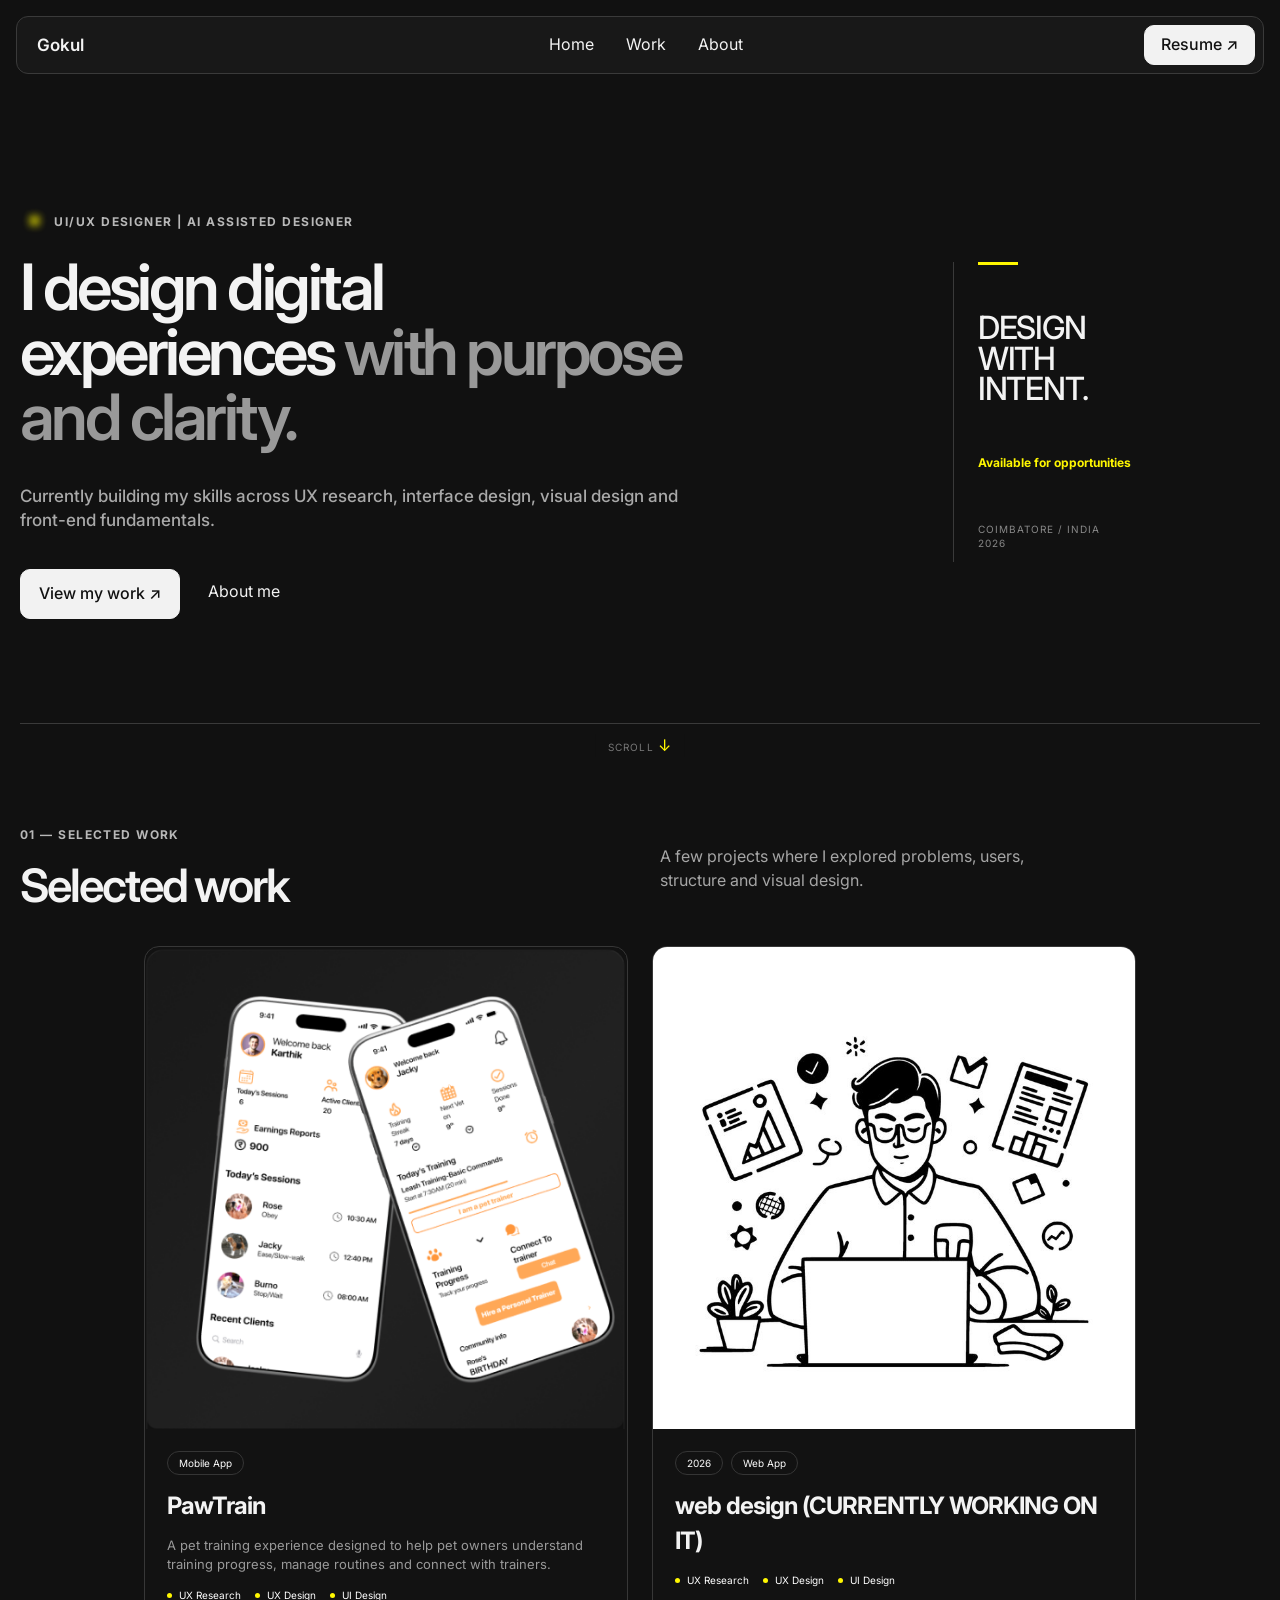
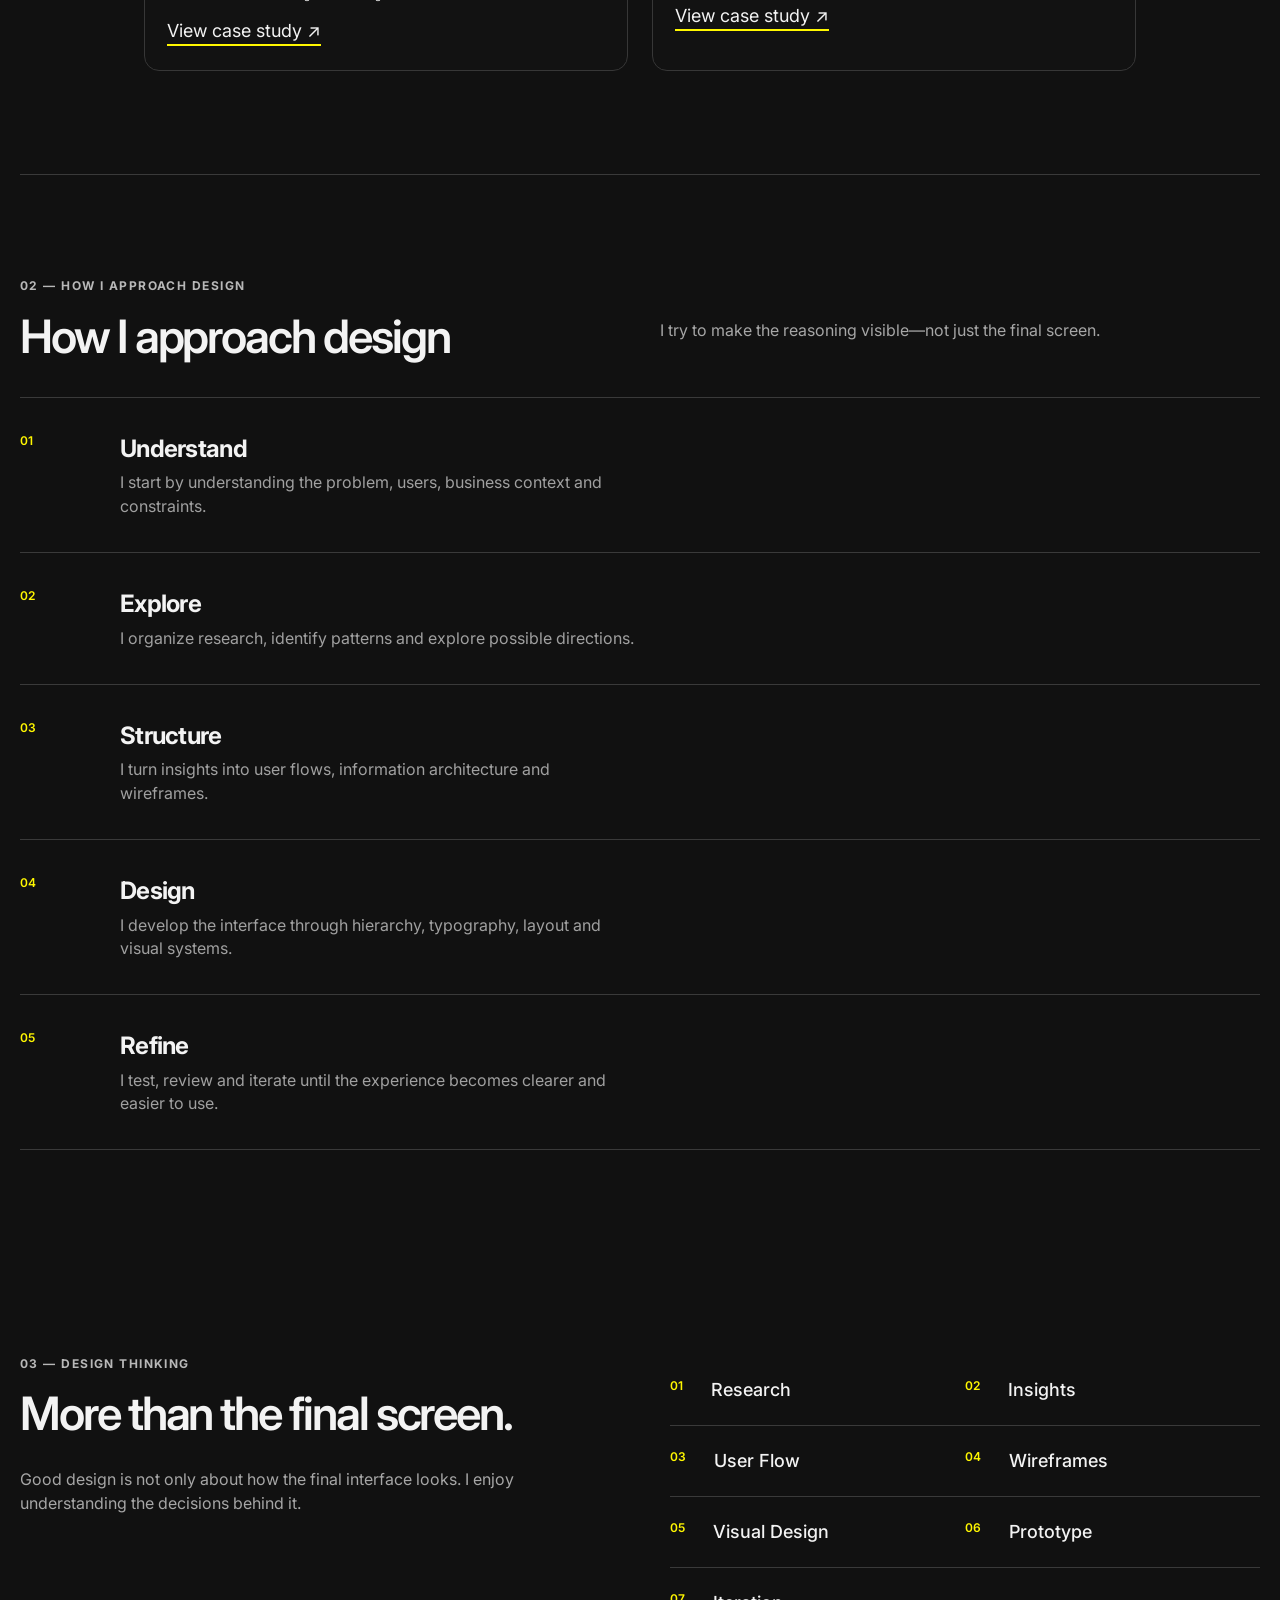
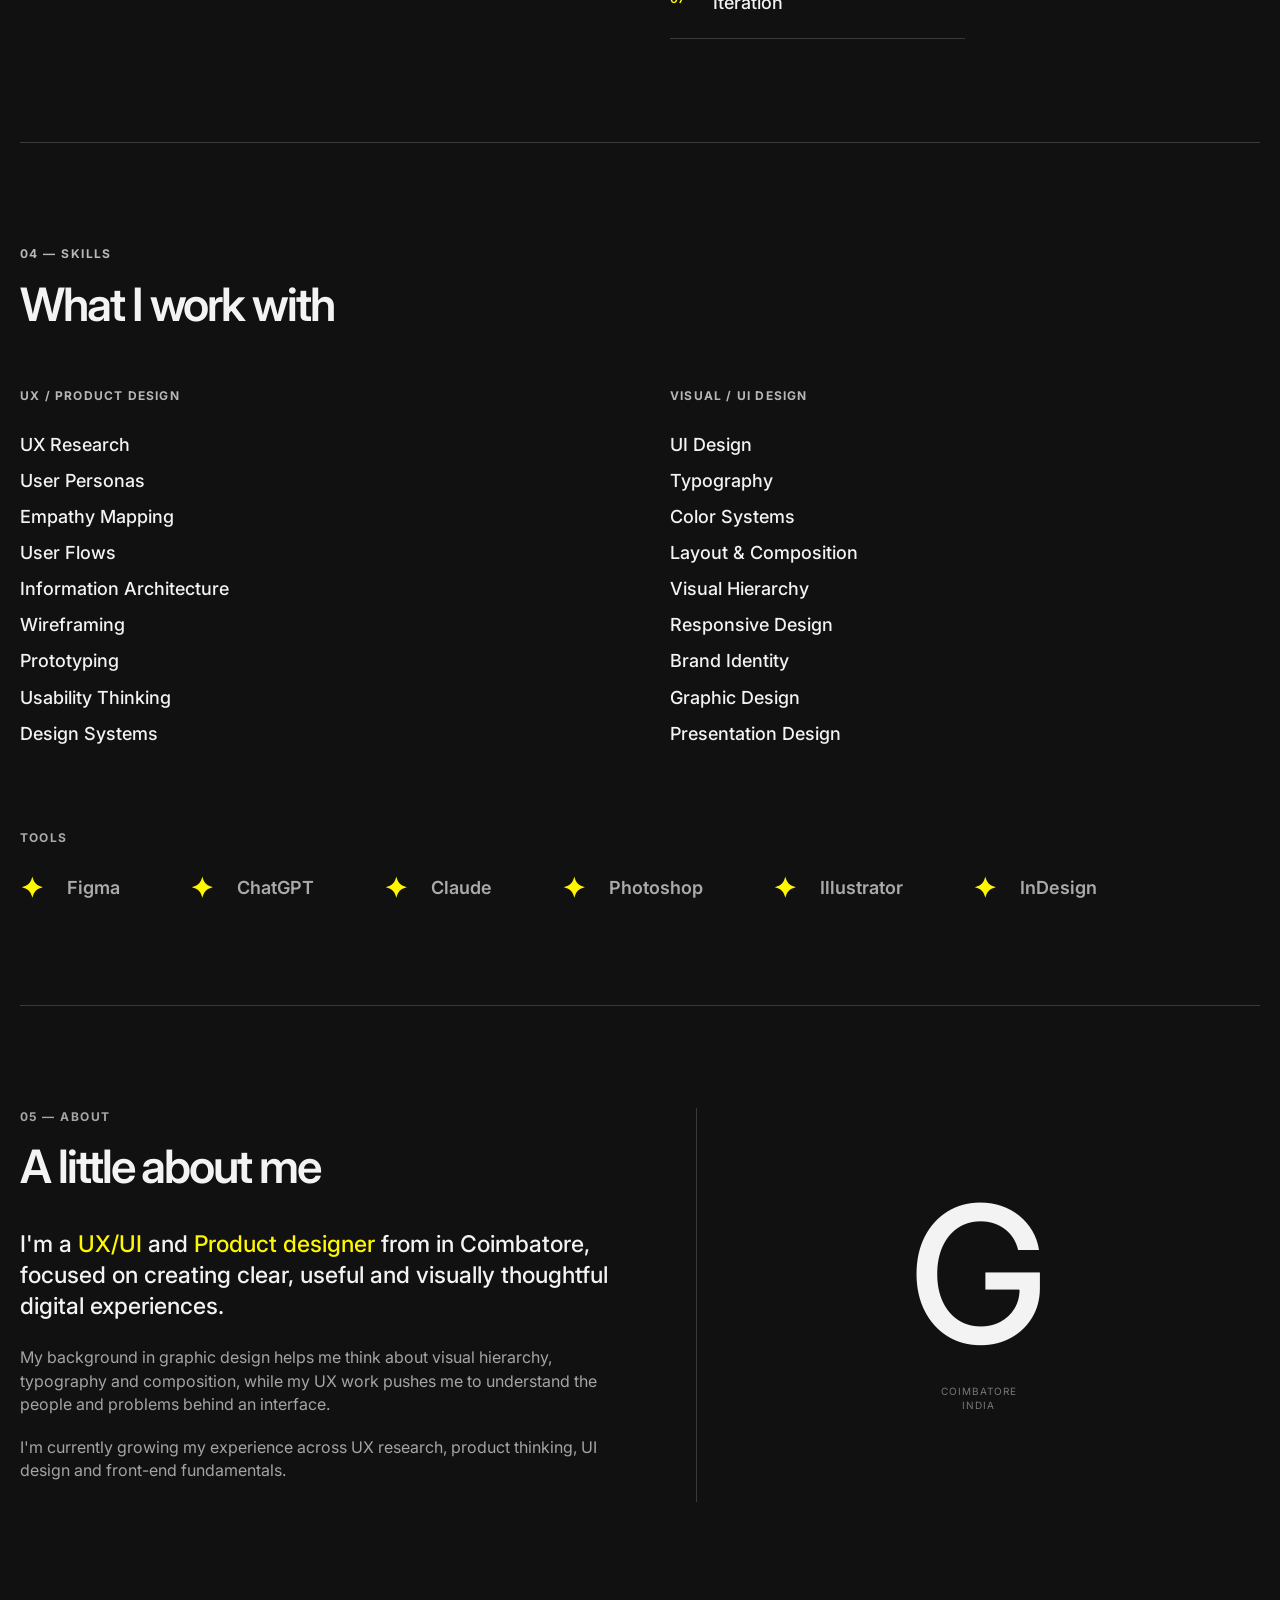
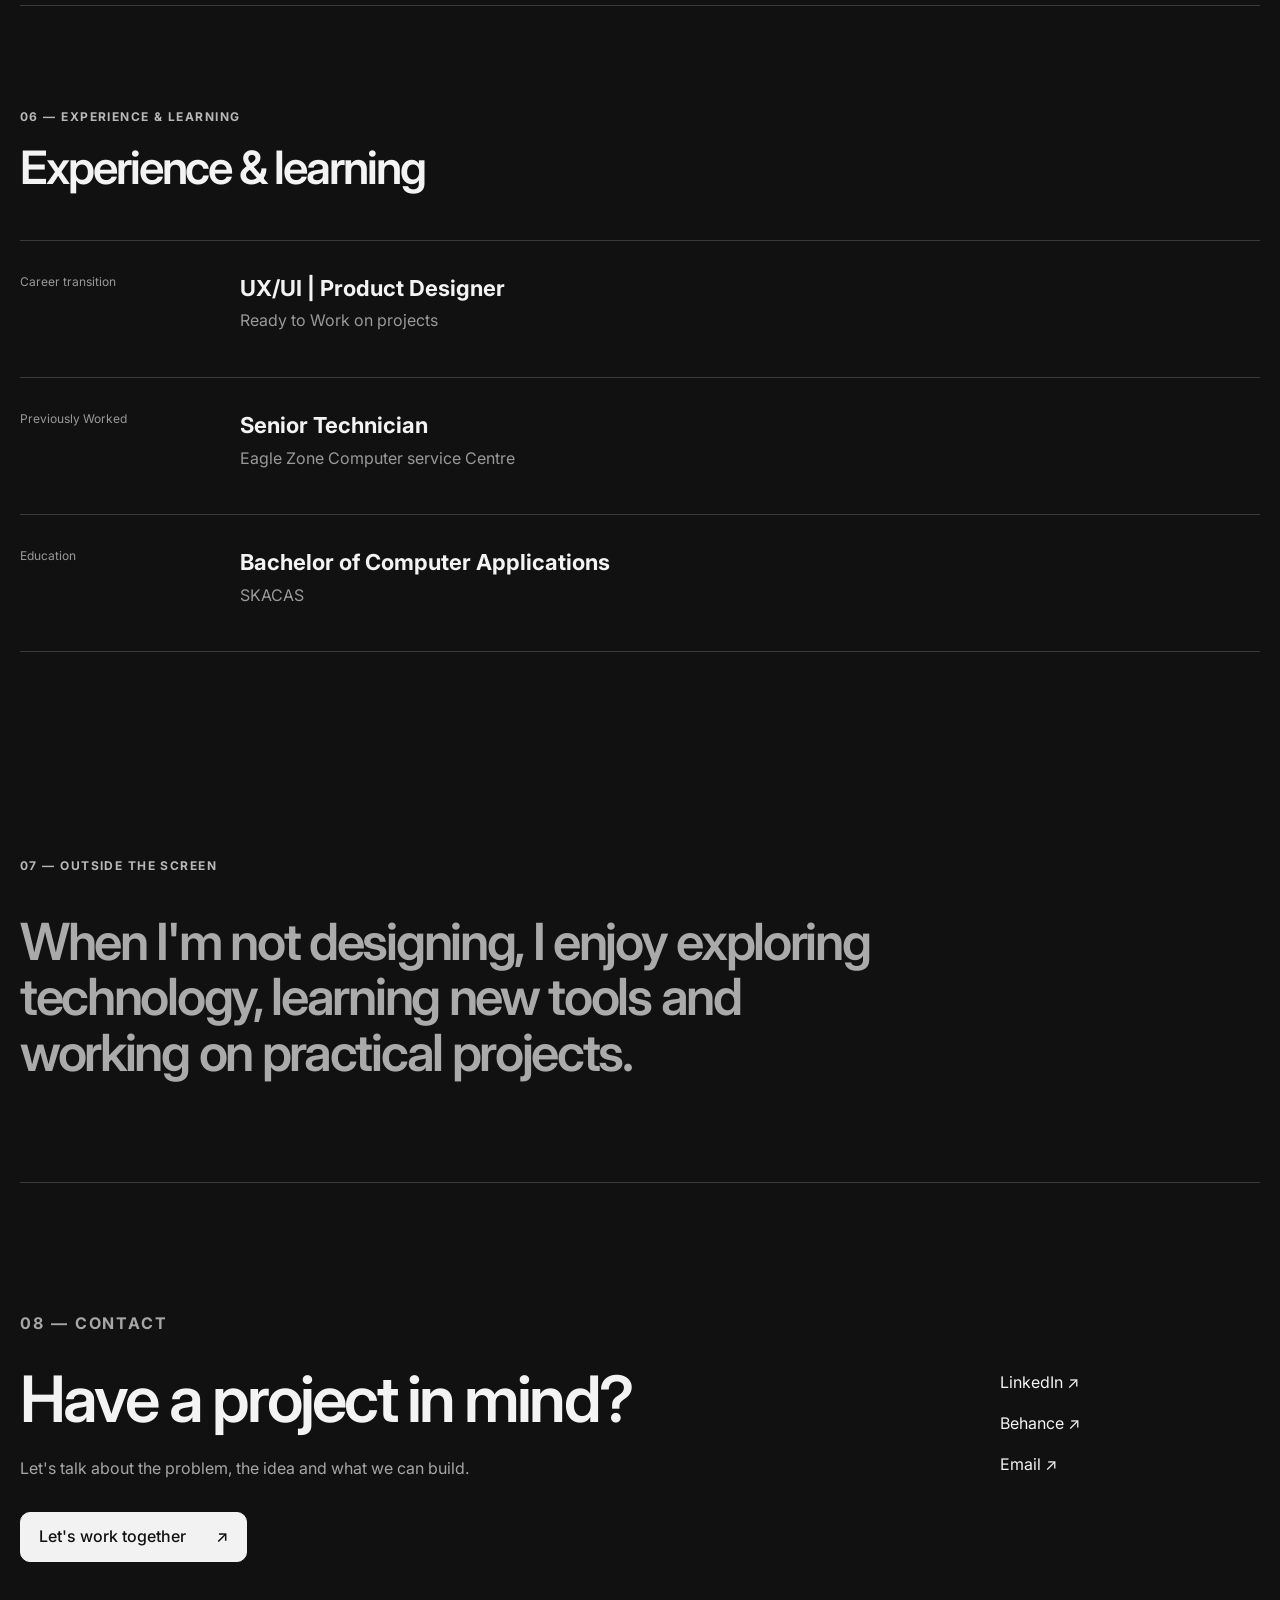
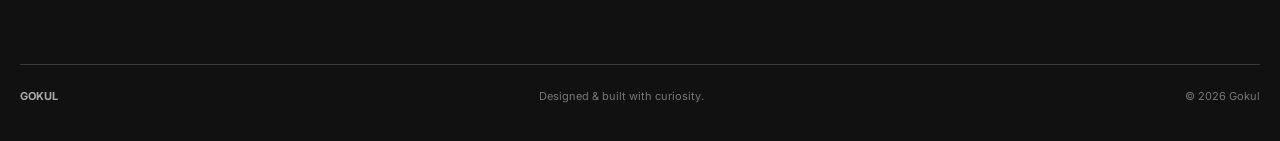
<file: index.html>
<!DOCTYPE html>
<html lang="en">
<head>
  <meta charset="UTF-8">
  <meta name="viewport" content="width=device-width, initial-scale=1.0">
  <meta name="description" content="Gokul — UI/UX Designer and Product Designer portfolio.">
  <title>Gokul — UI/UX Designer</title>
  <link rel="preconnect" href="https://fonts.googleapis.com">
  <link rel="preconnect" href="https://fonts.gstatic.com" crossorigin>
  <link href="https://fonts.googleapis.com/css2?family=Inter:wght@400;500;600;700&display=swap" rel="stylesheet">
  <link rel="stylesheet" href="css\style.css">
</head>
<body>
  <header class="site-nav">
    <a class="logo" href="#top" aria-label="Gokul home">Gokul</a>
    <nav class="nav-links" aria-label="Primary navigation">
      <a href="index.html">Home</a>
      <a href="work.html">Work</a>
      <a href="about.html">About</a>
    </nav>
    <a
  class="button button-small"
  href="Resume/Gokul_B_Resume.pdf"
  download="Gokul-Resume.pdf"
  aria-label="Download resume"
>
  Resume ↗
</a>
    <button class="menu-button" type="button" aria-label="Open menu" aria-expanded="false">
      <span></span><span></span><span></span>
    </button>
  </header>

  <main id="top">
    <section class="hero section">
      <div class="hero-main reveal">
        <p class="eyebrow">
         <img src="assets/images/Text.png" alt="" class="accent-dot">
        UI/UX DESIGNER | AI Assisted Designer</p>
        <h1>I design digital<br>experiences <span>with purpose<br>and clarity.</span></h1>
        <p class="hero-copy">Currently building my skills across UX research, interface design, visual design and front-end fundamentals.</p>
        <div class="hero-actions">
          <a class="button" href="work.html">View my work ↗</a>
          <a class="text-link" href="about.html">About me</a>
        </div>
      </div>
      <aside class="hero-side reveal">
        <span class="side-line"></span>
        <h2>DESIGN<br>WITH<br>INTENT.</h2>
        <strong>Available for opportunities</strong>
        <small>COIMBATORE / INDIA<br>2026</small>
      </aside>
      <div class="scroll-note">SCROLL <span>↓</span></div>
    </section>

    <section id="work" class="section work-section">
      <div class="section-heading reveal">
        <div>
          <p class="eyebrow">01 — SELECTED WORK</p>
          <h2>Selected work</h2>
        </div>
        <p>A few projects where I explored problems, users,<br>structure and visual design.</p>
      </div>


<div class="work-grid">
  <article class="project-card reveal">
    <div class="project-media pawtrain-media">
      <img src="assets/images/pawtrain-preview.png" alt="PawTrain mobile app screens">
    </div>
    <div class="project-body">
      <div class="tags"><span>Mobile App</span></div>
      <h3>PawTrain</h3>
      <p>A pet training experience designed to help pet owners understand training progress, manage routines and connect with trainers.</p>
      <div class="skills-line">
        <span>UX Research</span><span>UX Design</span><span>UI Design</span>
      </div>
      <a class="case-link" href="Case%20study/PawTrain-Concise-Case-Study-GitHub/pawtrain-v7/index.html">View case study ↗</a>
    </div>
  </article>

  <article class="project-card reveal">
    <div class="project-media dashboard-media">
      <img src="/assets/images/temp_thumnail.jpg" alt="Currently working on it">
    </div>
    <div class="project-body">
      <div class="tags"><span>2026</span><span>Web App</span></div>
      <h3>web design (CURRENTLY WORKING ON IT)</h3>
      <p></p>
      <div class="skills-line">
        <span>UX Research</span><span>UX Design</span><span>UI Design</span>
      </div>
      <a class="case-link" href="#">View case study ↗</a>
    </div>
  </article>
</div>
</section>


    <section class="section process-section">
      <div class="section-heading reveal">
        <div>
          <p class="eyebrow">02 — HOW I APPROACH DESIGN</p>
          <h2>How I approach design</h2>
        </div>
        <p>I try to make the reasoning visible—not just the final screen.</p>
      </div>

      <div class="process-list">
        <div class="process-row reveal"><span>01</span><div><h3>Understand</h3><p>I start by understanding the problem, users, business context and constraints.</p></div></div>
        <div class="process-row reveal"><span>02</span><div><h3>Explore</h3><p>I organize research, identify patterns and explore possible directions.</p></div></div>
        <div class="process-row reveal"><span>03</span><div><h3>Structure</h3><p>I turn insights into user flows, information architecture and wireframes.</p></div></div>
        <div class="process-row reveal"><span>04</span><div><h3>Design</h3><p>I develop the interface through hierarchy, typography, layout and visual systems.</p></div></div>
        <div class="process-row reveal"><span>05</span><div><h3>Refine</h3><p>I test, review and iterate until the experience becomes clearer and easier to use.</p></div></div>
      </div>
    </section>

    <section class="section thinking-section">
      <div class="thinking-copy reveal">
        <p class="eyebrow">03 — DESIGN THINKING</p>
        <h2>More than the final screen.</h2>
        <p>Good design is not only about how the final interface looks. I enjoy understanding the decisions behind it.</p>
      </div>
      <div class="thinking-list">
        <div class="thinking-item reveal"><span>01</span>Research</div>
        <div class="thinking-item reveal"><span>02</span>Insights</div>
        <div class="thinking-item reveal"><span>03</span>User Flow</div>
        <div class="thinking-item reveal"><span>04</span>Wireframes</div>
        <div class="thinking-item reveal"><span>05</span>Visual Design</div>
        <div class="thinking-item reveal"><span>06</span>Prototype</div>
        <div class="thinking-item reveal"><span>07</span>Iteration</div>
      </div>
    </section>

    <section class="section skills-section">
      <div class="section-title reveal">
        <p class="eyebrow">04 — SKILLS</p>
        <h2>What I work with</h2>
      </div>
      <div class="skills-columns">
        <div class="skill-group reveal">
          <h3>UX / PRODUCT DESIGN</h3>
          <ul>
            <li>UX Research</li><li>User Personas</li><li>Empathy Mapping</li><li>User Flows</li>
            <li>Information Architecture</li><li>Wireframing</li><li>Prototyping</li><li>Usability Thinking</li><li>Design Systems</li>
          </ul>
        </div>
        <div class="skill-group reveal">
          <h3>VISUAL / UI DESIGN</h3>
          <ul>
            <li>UI Design</li><li>Typography</li><li>Color Systems</li><li>Layout &amp; Composition</li>
            <li>Visual Hierarchy</li><li>Responsive Design</li><li>Brand Identity</li><li>Graphic Design</li><li>Presentation Design</li>
          </ul>
        </div>
      </div>
      <div class="tools reveal">
  <h3>TOOLS</h3>

  <div class="ticker">
    <div class="ticker-track">

      <div class="ticker-item">
        <span class="ticker-star">✦</span>
        Figma
      </div>

            <div class="ticker-item">
        <span class="ticker-star">✦</span>
        ChatGPT
      </div>

            <div class="ticker-item">
        <span class="ticker-star">✦</span>
        Claude 
      </div>

      <div class="ticker-item">
        <span class="ticker-star">✦</span>
        Photoshop
      </div>

      <div class="ticker-item">
        <span class="ticker-star">✦</span>
        Illustrator
      </div>

      <div class="ticker-item">
        <span class="ticker-star">✦</span>
        InDesign
      </div>
    </div>
  </div>
</div>
    </section>

    <section id="about" class="section about-section">
      <div class="about-copy reveal">
        <p class="eyebrow">05 — ABOUT</p>
        <h2>A little about me</h2>
        <p class="about-lead">I'm a <mark>UX/UI</mark> and <mark>Product designer</mark> from in Coimbatore, focused on creating clear, useful and visually thoughtful digital experiences.</p>
        <p>My background in graphic design helps me think about visual hierarchy, typography and composition, while my UX work pushes me to understand the people and problems behind an interface.</p>
        <p>I'm currently growing my experience across UX research, product thinking, UI design and front-end fundamentals.</p>
      </div>
      <div class="about-mark reveal">
        <strong>G</strong>
        <small>COIMBATORE<br>INDIA</small>
      </div>
    </section>

    <section class="section experience-section">
      <div class="section-title reveal">
        <p class="eyebrow">06 — EXPERIENCE &amp; LEARNING</p>
        <h2>Experience &amp; learning</h2>
      </div>
      <div class="experience-list">
        <div class="experience-row reveal">
          <span>Career transition</span>
          <div><h3>UX/UI | Product Designer</h3><p>Ready to Work on projects</p></div>
        </div>
        <div class="experience-row reveal">
          <span>Previously Worked</span>
          <div><h3>Senior Technician</h3><p>Eagle Zone Computer service Centre</p></div>
        </div>
        <div class="experience-row reveal">
          <span>Education</span>
          <div><h3>Bachelor of Computer Applications</h3><p>SKACAS</p></div>
        </div>
      </div>
    </section>

    <section class="section outside-section">
      <p class="eyebrow reveal">07 — OUTSIDE THE SCREEN</p>
      <h2 class="reveal">When I'm not designing, I enjoy exploring technology, learning new tools and working on practical projects.</h2>
    </section>

    <section id="contact" class="section contact-section">
      <div class="contact-main reveal">
        <p class="eyebrow">08 — CONTACT</p>
        <h2>Have a project in mind?</h2>
        <p>Let's talk about the problem, the idea and what we can build.</p>
        <a class="button" href="mailto:gokulb020@gmail.com">Let's work together <span>↗</span></a>
      </div>
      <div class="contact-links reveal">
        <a href="https://www.linkedin.com/in/gokuluiux/" target="_blank" rel="noopener">LinkedIn ↗</a>
        <a href="https://www.behance.net/gokuluiux" target="_blank" rel="noopener">Behance ↗</a>
        <a href="mailto:gokulb020@gmail.com">Email ↗</a>
      </div>
    </section>
  </main>

  <footer class="footer">
    <strong>GOKUL</strong>
    <span>Designed &amp; built with curiosity.</span>
    <span>© 2026 Gokul</span>
  </footer>

  <script src="js/main.js"></script>
</body>
</html>
</file>
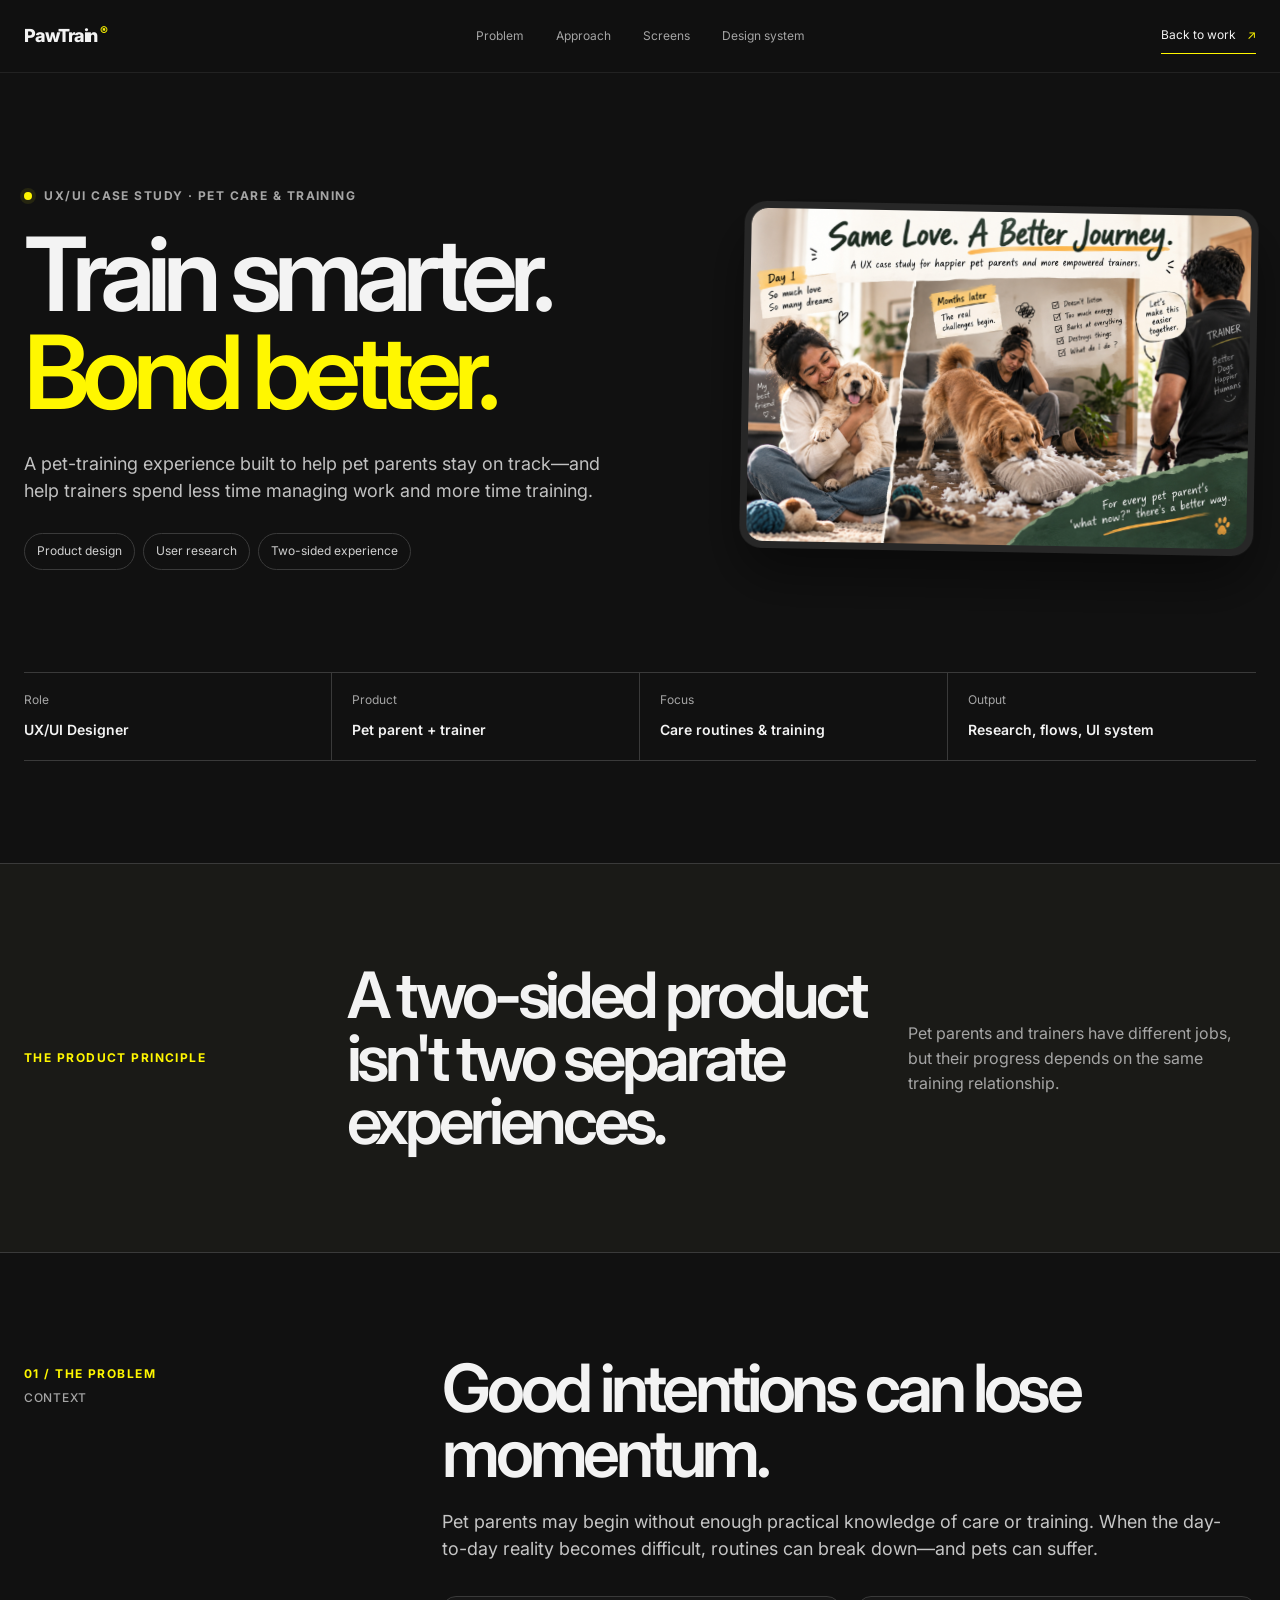
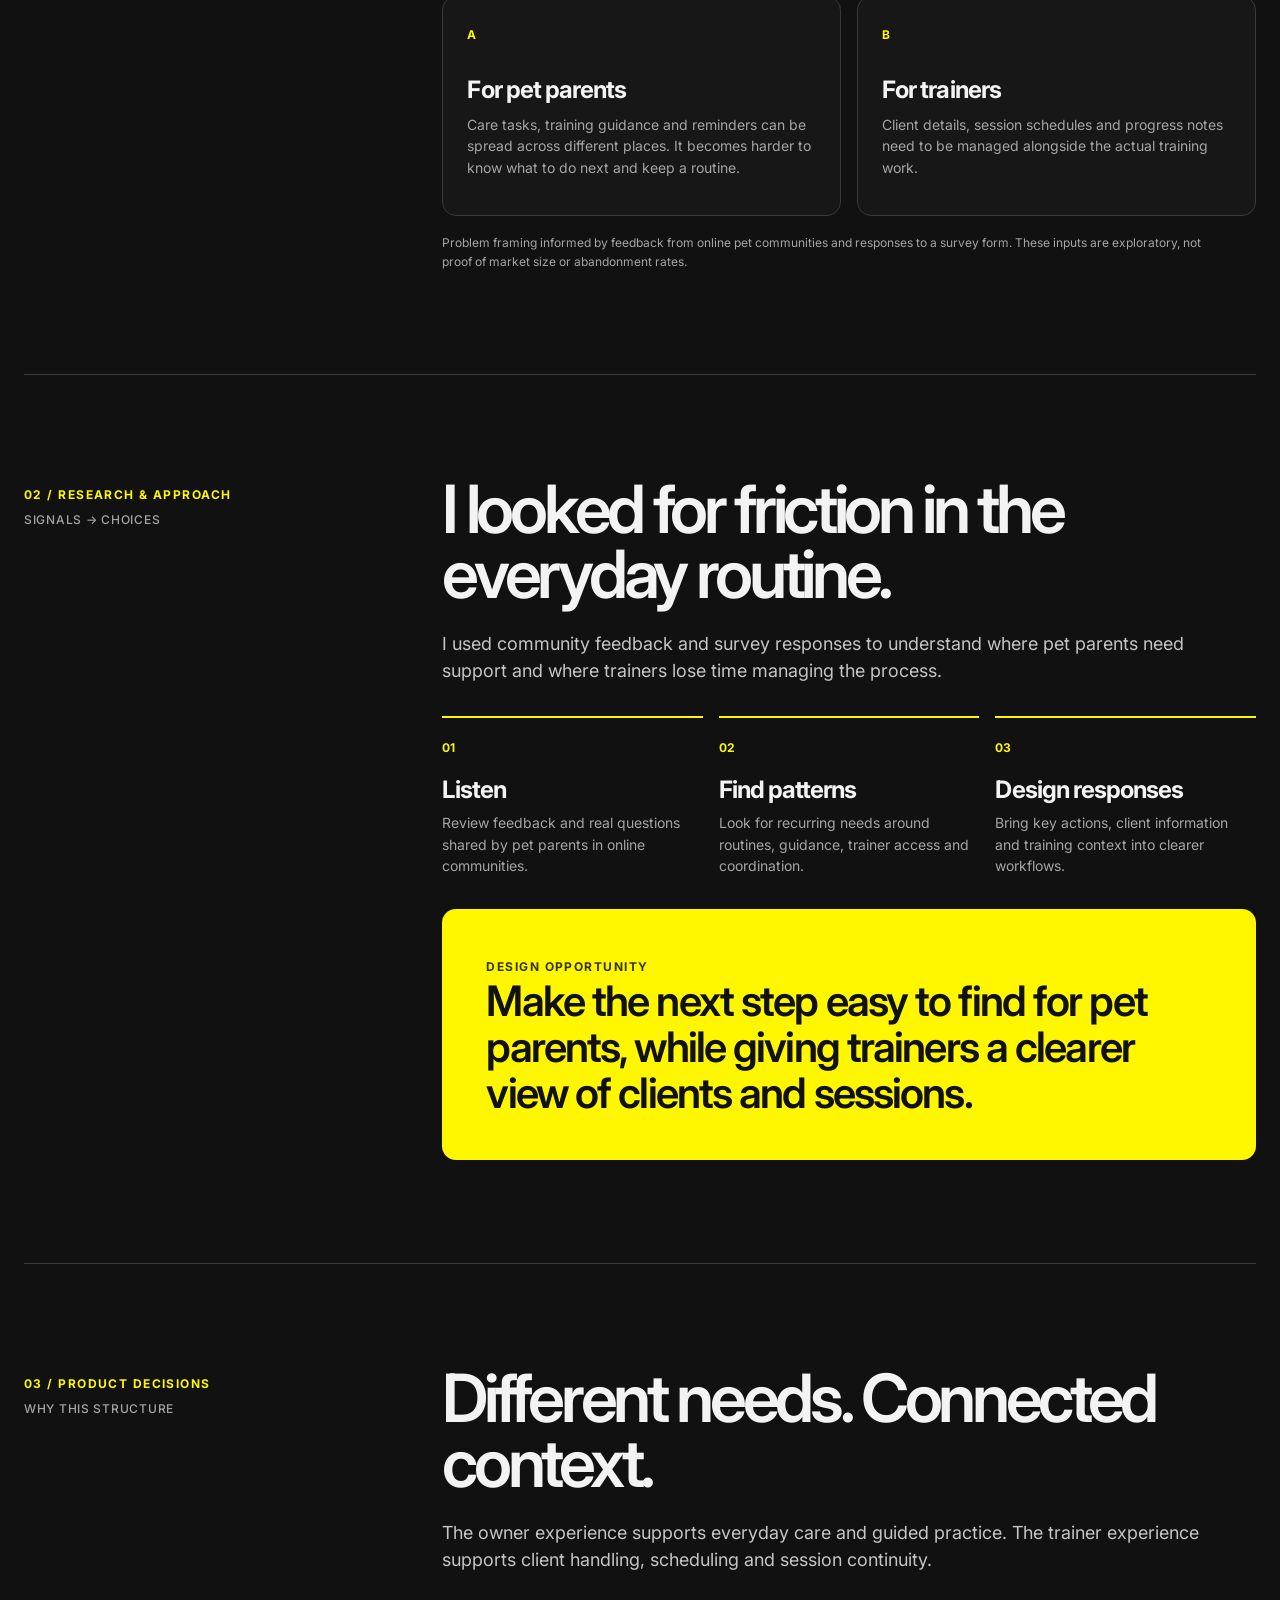
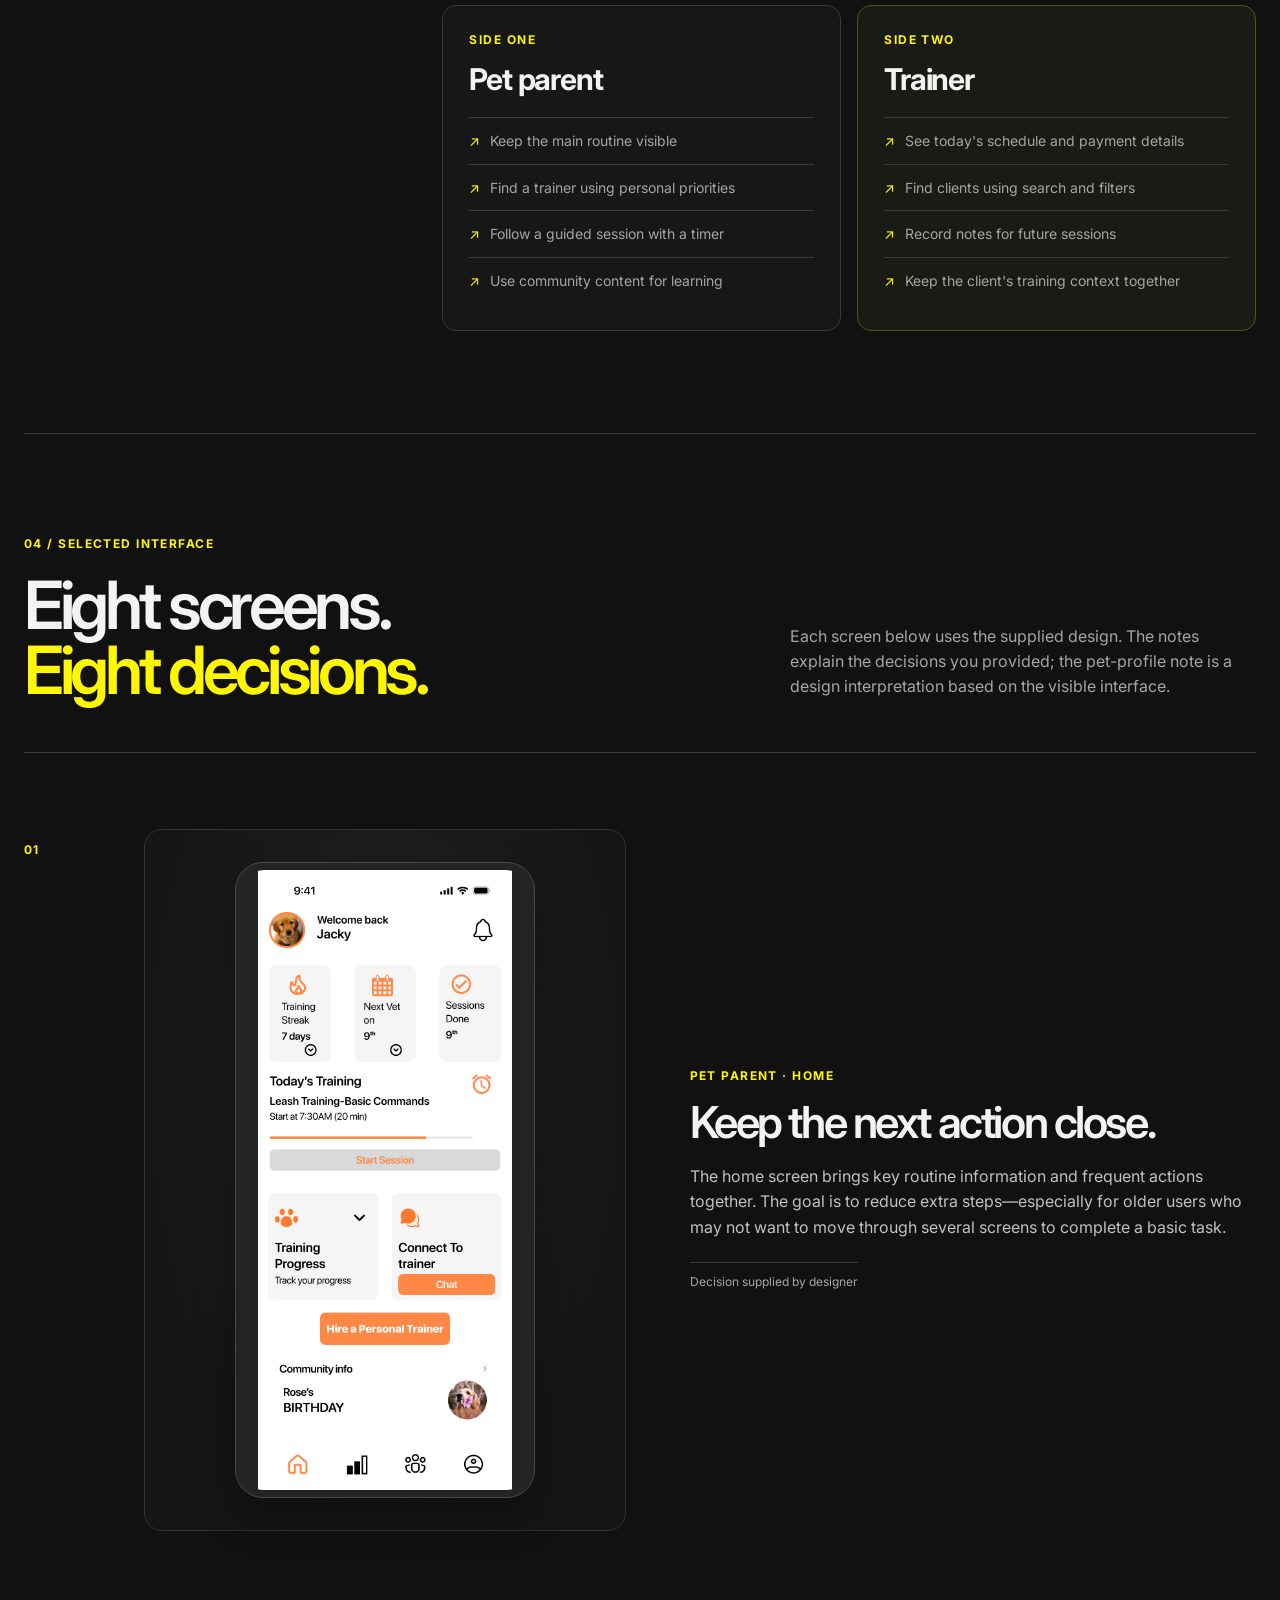
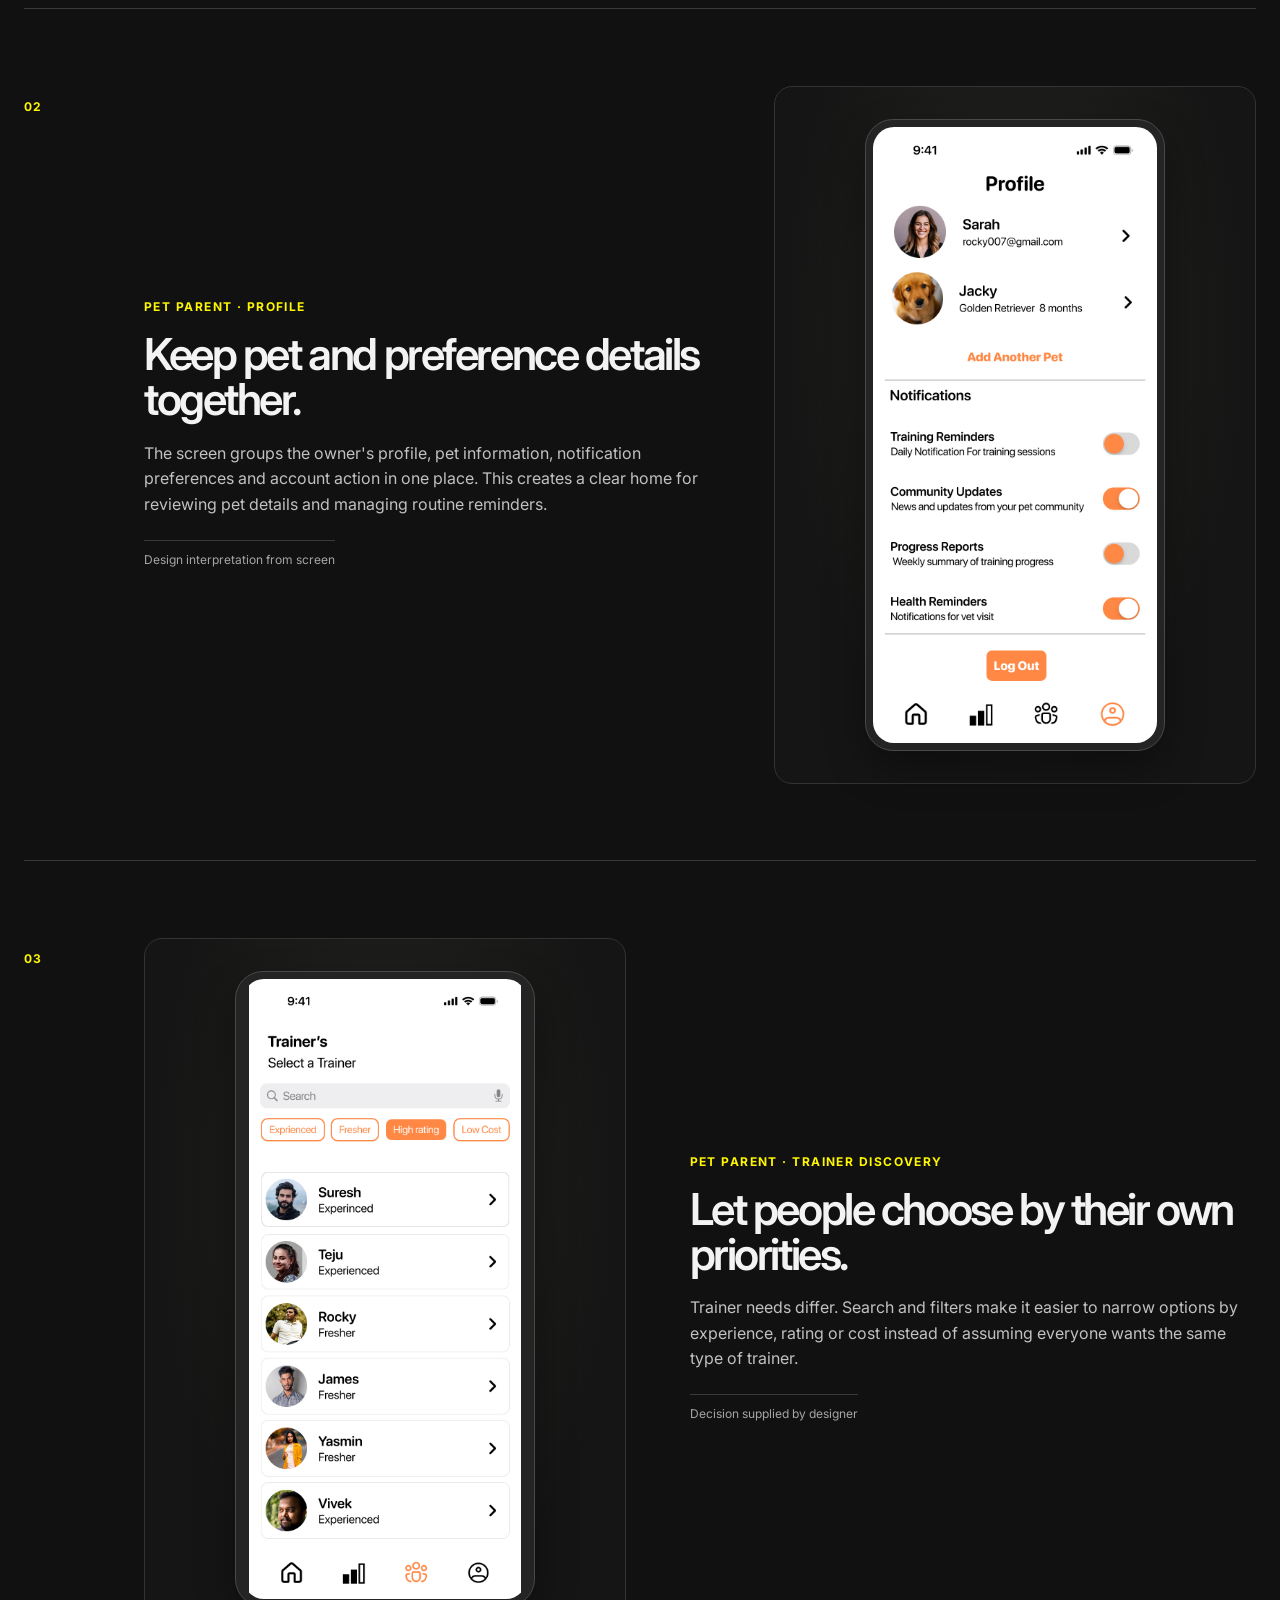
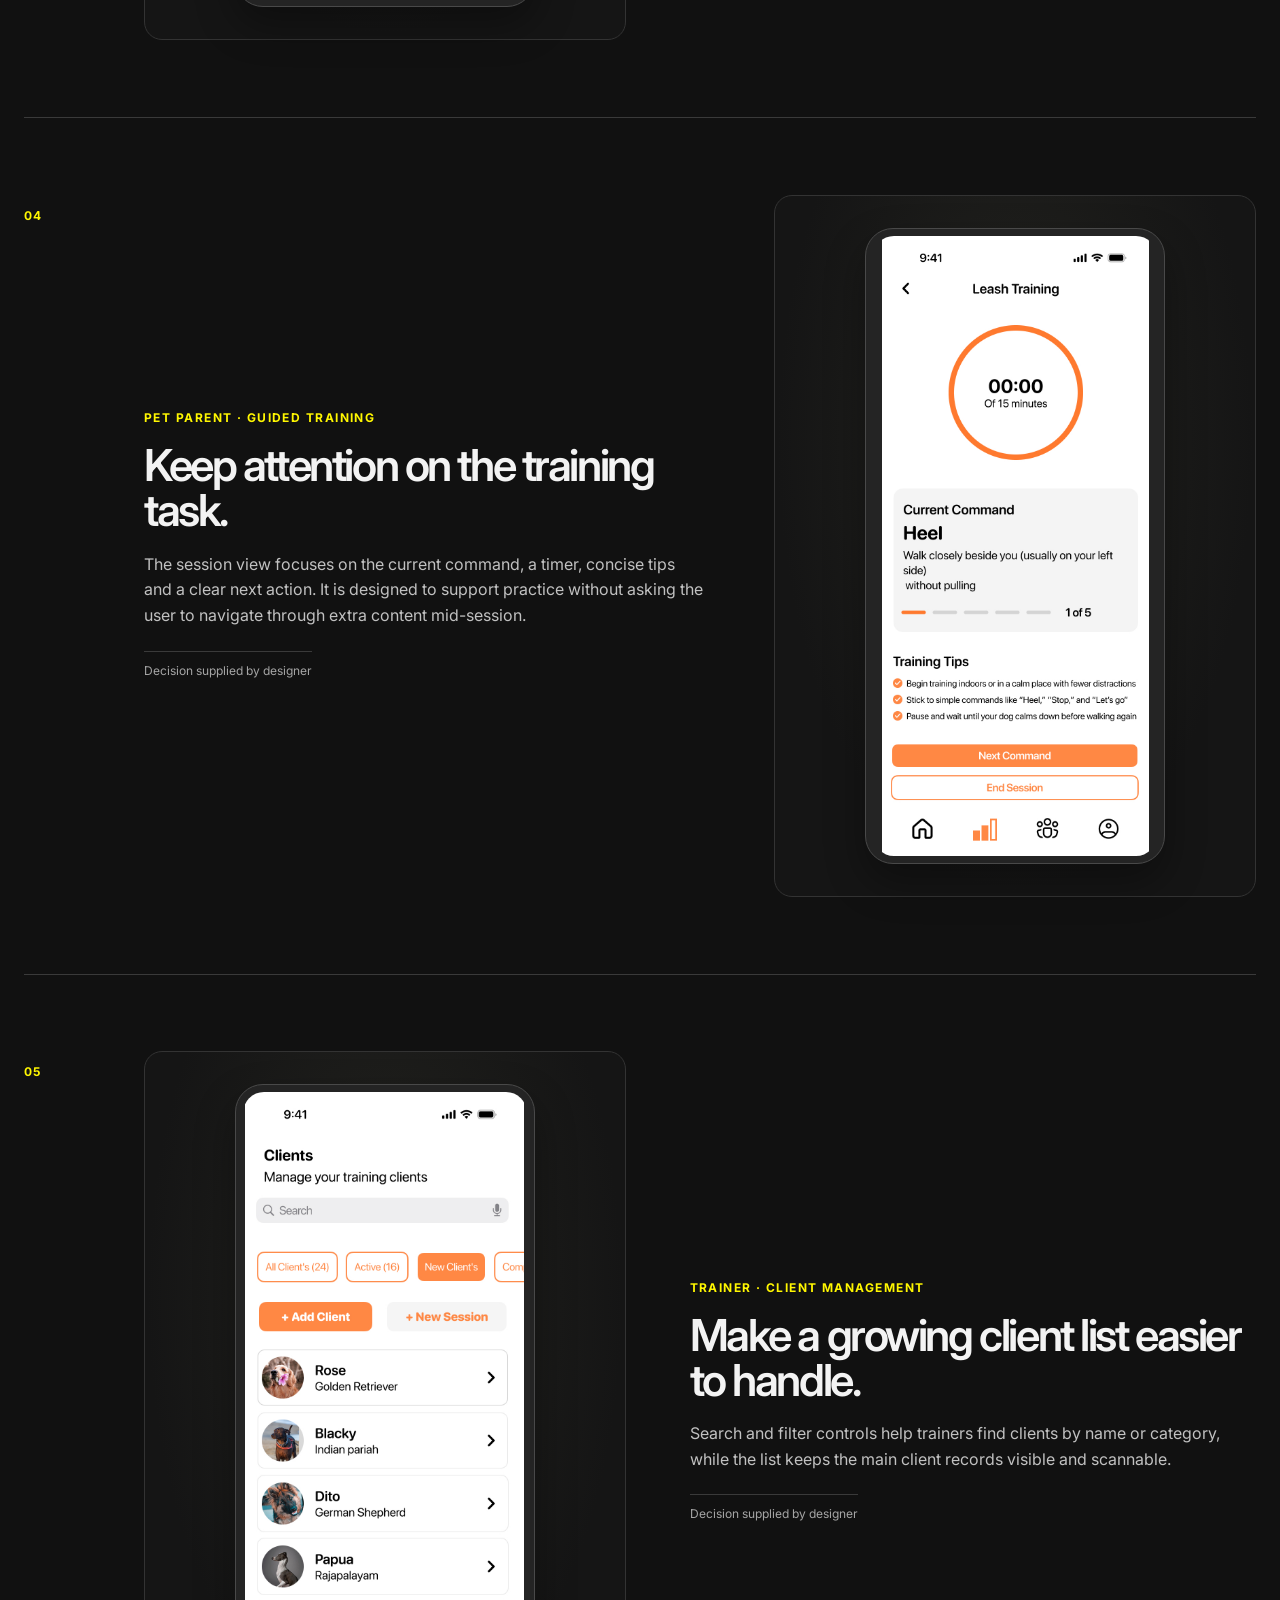
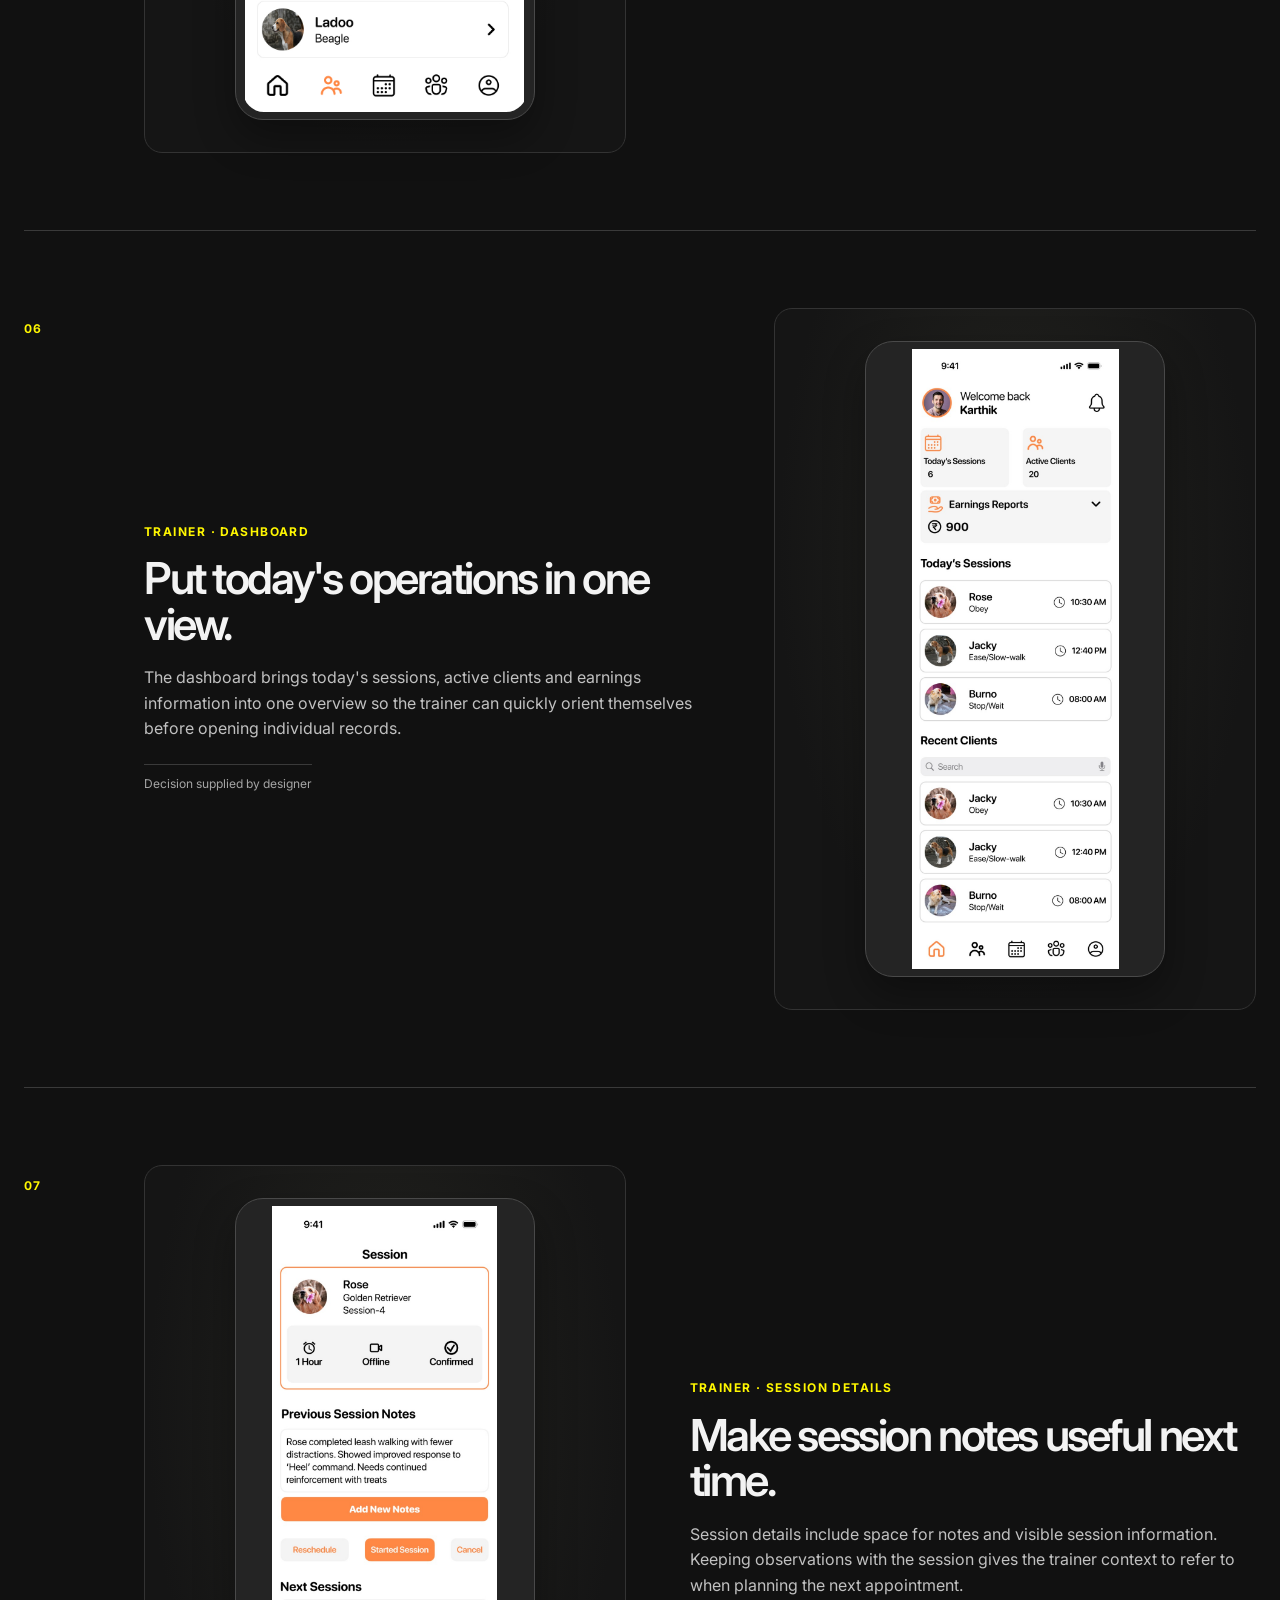
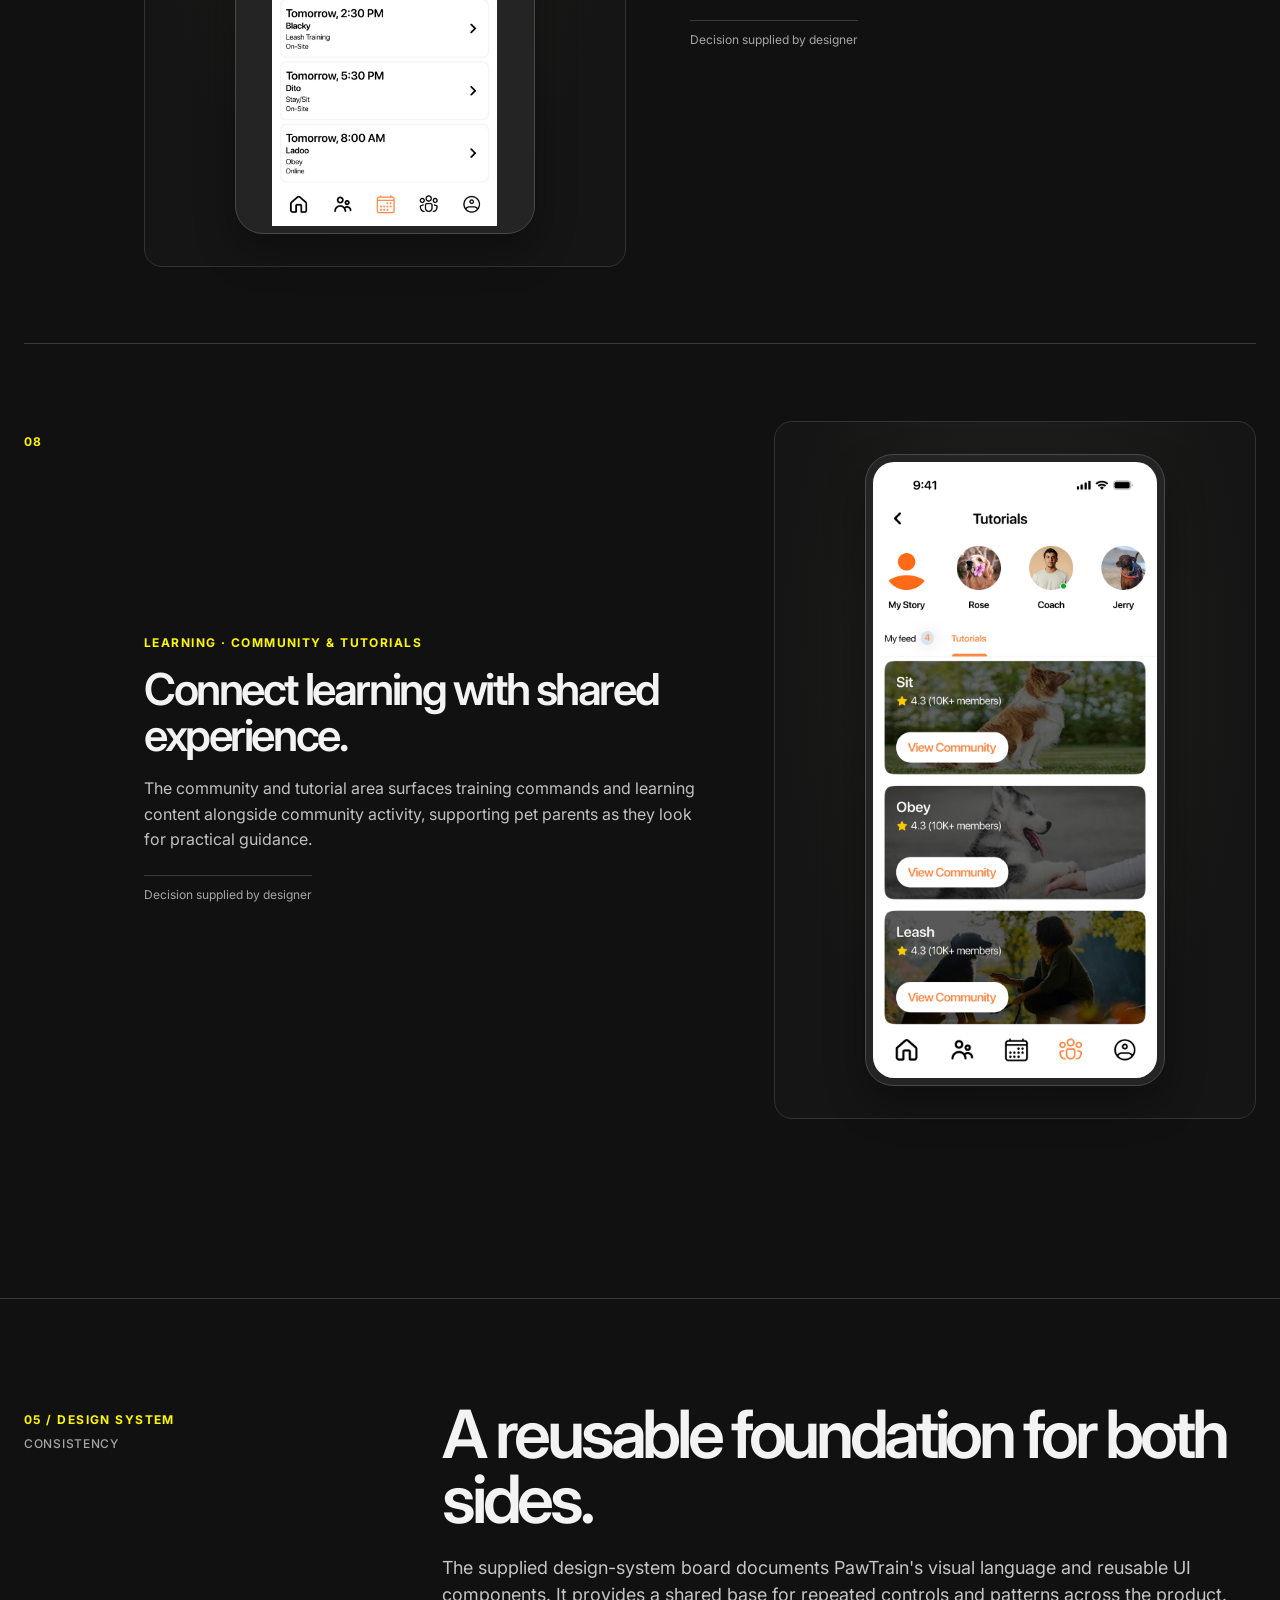
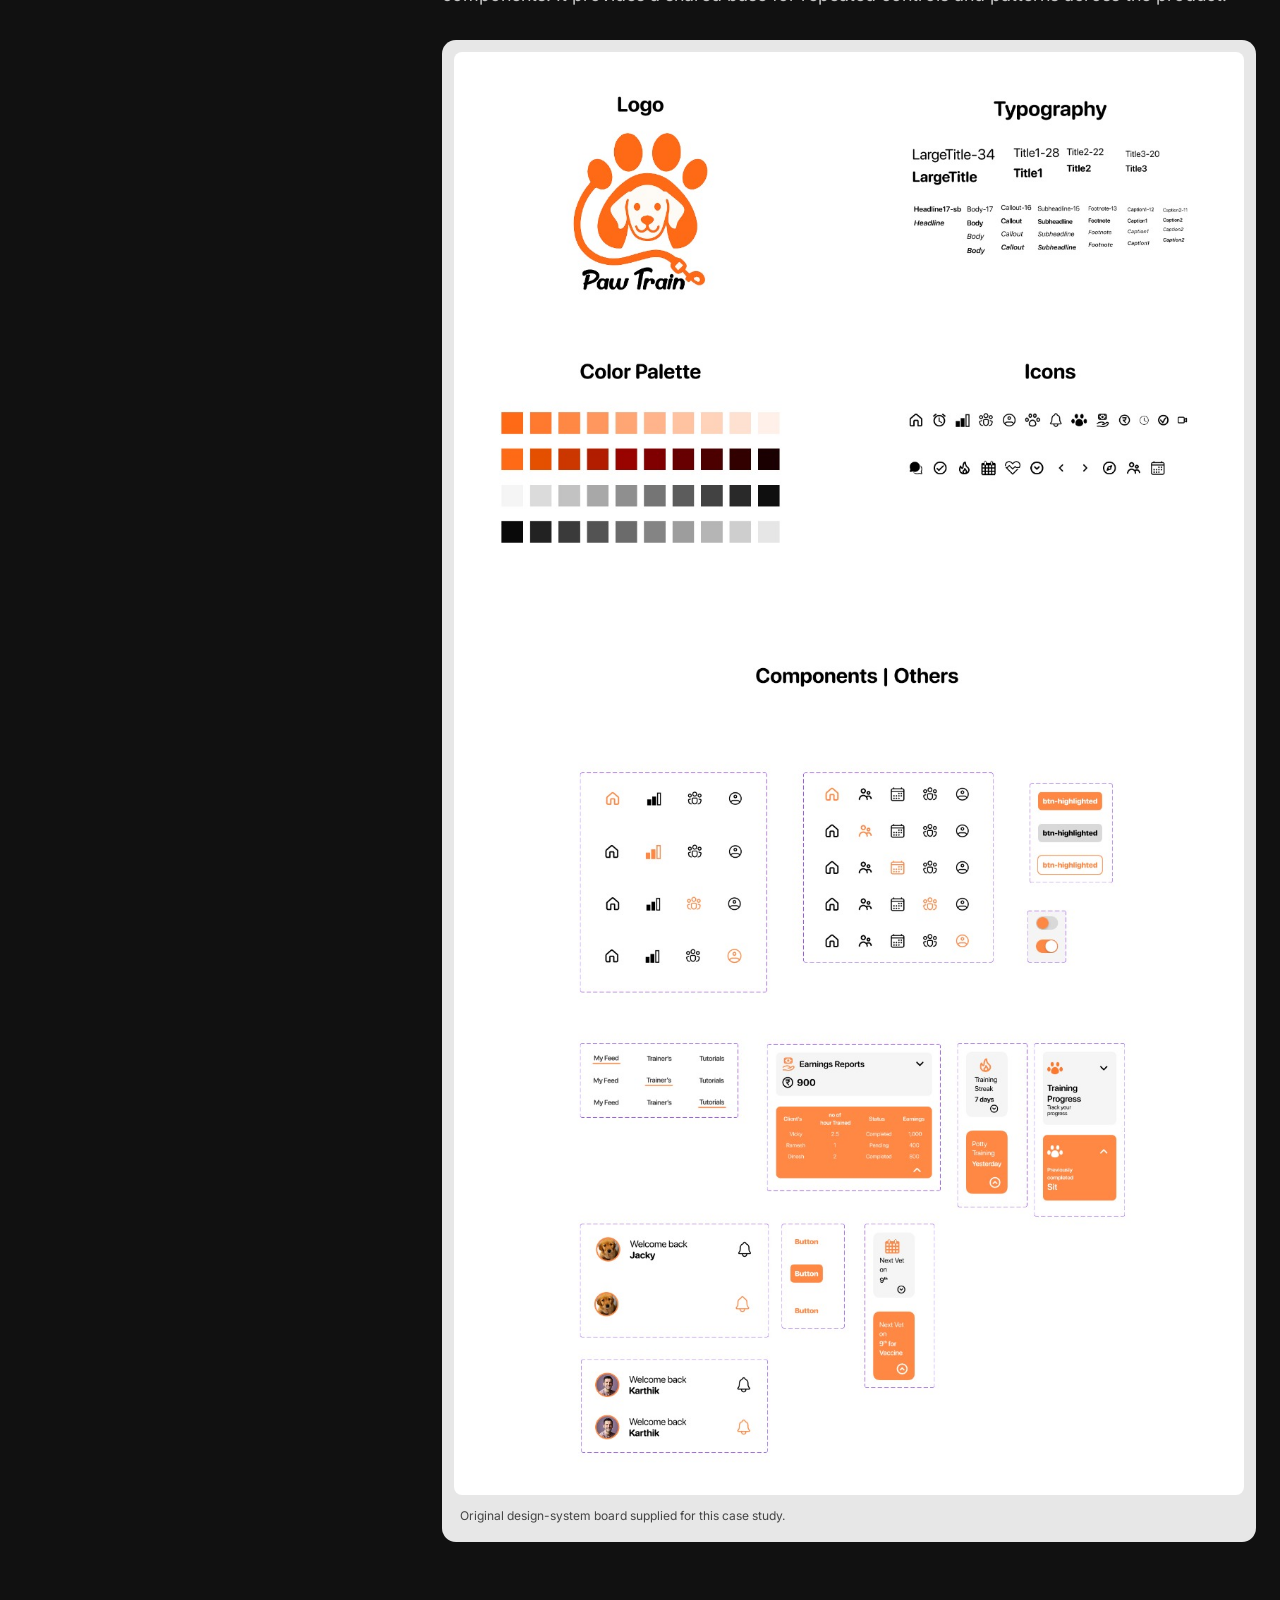
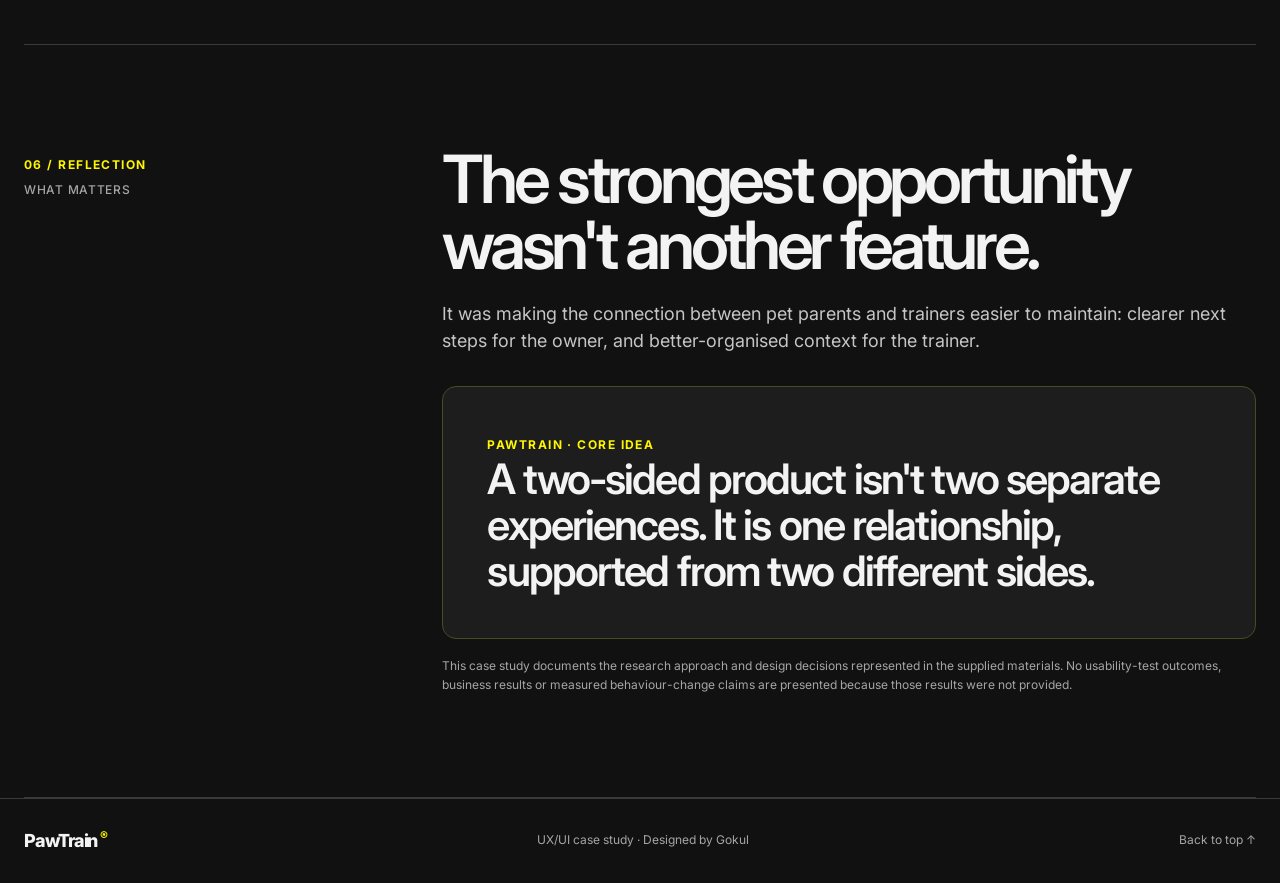
<file: Case study/PawTrain-Concise-Case-Study-GitHub/pawtrain-v7/index.html>
<!doctype html>
<html lang="en">

<head>
  <meta charset="utf-8">
  <meta name="viewport" content="width=device-width, initial-scale=1">
  <meta name="description"
    content="PawTrain UX case study by Gokul — a pet-parent and trainer experience designed to make training easier to start and easier to sustain.">
  <title>PawTrain — UX Case Study | Gokul</title>
  <link rel="preconnect" href="https://fonts.googleapis.com">
  <link rel="preconnect" href="https://fonts.gstatic.com" crossorigin>
  <link href="https://fonts.googleapis.com/css2?family=Inter:wght@400;500;600;700;800&display=swap" rel="stylesheet">
  <link rel="stylesheet" href="css/style.css">
  <script src="js/main.js" defer></script>
</head>

<body>
  <a class="skip-link" href="#main">Skip to case study</a>
  <header class="site-header">
    <nav class="nav wrap" aria-label="Main navigation">
      <a class="wordmark" href="#top">PawTrain<span>®</span></a>
      <div class="nav-links"><a href="#problem">Problem</a><a href="#approach">Approach</a><a
          href="#screens">Screens</a><a href="#system">Design system</a></div>
      <a class="nav-cta" href="../../../work.html"> Back to work <span aria-hidden="true">↗</span> </a>
      <button class="menu-toggle" aria-label="Open navigation" aria-expanded="false"><span></span><span></span></button>
    </nav>
  </header>

  <main id="main">
    <section class="hero wrap" id="top">
      <div class="hero-copy reveal">
        <p class="eyebrow"><span class="eyebrow-dot"></span> UX/UI case study · Pet care & training</p>
        <h1>Train smarter.<br><em>Bond better.</em></h1>
        <p class="hero-lede">A pet-training experience built to help pet parents stay on track—and help trainers spend
          less time managing work and more time training.</p>
        <div class="hero-tags"><span>Product design</span><span>User research</span><span>Two-sided experience</span>
        </div>
      </div>

      <div class="hero-image-frame">
        <div class="hero-image-clip">
          <img src="assets/screens/thumnail.jpg"
            alt="PawTrain case study cover showing the journey from pet-parent challenges to trainer support">
        </div>
      </div>


      </div>

      <div class="project-meta reveal">
        <div><span>Role</span><strong>UX/UI Designer</strong></div>
        <div><span>Product</span><strong>Pet parent + trainer</strong></div>
        <div><span>Focus</span><strong>Care routines & training</strong></div>
        <div><span>Output</span><strong>Research, flows, UI system</strong></div>
      </div>
    </section>

    <section class="thesis-band">
      <div class="wrap thesis-inner reveal">
        <p class="eyebrow">The product principle</p>
        <h2>A two-sided product<br>isn't two separate experiences.</h2>
        <p>Pet parents and trainers have different jobs, but their progress depends on the same training relationship.
        </p>
      </div>
    </section>

    <section class="content-section wrap" id="problem">
      <div class="section-rail"><span>01 / The problem</span><span>Context</span></div>
      <div class="section-main reveal">
        <h2>Good intentions can lose momentum.</h2>
        <p class="section-intro">Pet parents may begin without enough practical knowledge of care or training. When the
          day-to-day reality becomes difficult, routines can break down—and pets can suffer.</p>
        <div class="problem-grid">
          <article class="problem-card"><span class="card-index">A</span>
            <h3>For pet parents</h3>
            <p>Care tasks, training guidance and reminders can be spread across different places. It becomes harder to
              know what to do next and keep a routine.</p>
          </article>
          <article class="problem-card"><span class="card-index">B</span>
            <h3>For trainers</h3>
            <p>Client details, session schedules and progress notes need to be managed alongside the actual training
              work.</p>
          </article>
        </div>
        <p class="source-note">Problem framing informed by feedback from online pet communities and responses to a
          survey form. These inputs are exploratory, not proof of market size or abandonment rates.</p>
      </div>
    </section>

    <section class="content-section wrap" id="approach">
      <div class="section-rail"><span>02 / Research & approach</span><span>Signals → choices</span></div>
      <div class="section-main reveal">
        <h2>I looked for friction in the everyday routine.</h2>
        <p class="section-intro">I used community feedback and survey responses to understand where pet parents need
          support and where trainers lose time managing the process.</p>
        <div class="research-flow">
          <div><span class="flow-number">01</span>
            <h3>Listen</h3>
            <p>Review feedback and real questions shared by pet parents in online communities.</p>
          </div>
          <div><span class="flow-number">02</span>
            <h3>Find patterns</h3>
            <p>Look for recurring needs around routines, guidance, trainer access and coordination.</p>
          </div>
          <div><span class="flow-number">03</span>
            <h3>Design responses</h3>
            <p>Bring key actions, client information and training context into clearer workflows.</p>
          </div>
        </div>
        <div class="insight-callout"><span class="eyebrow">Design opportunity</span>
          <p>Make the next step easy to find for pet parents, while giving trainers a clearer view of clients and
            sessions.</p>
        </div>
      </div>
    </section>

    <section class="content-section wrap" id="decisions">
      <div class="section-rail"><span>03 / Product decisions</span><span>Why this structure</span></div>
      <div class="section-main reveal">
        <h2>Different needs. Connected context.</h2>
        <p class="section-intro">The owner experience supports everyday care and guided practice. The trainer experience
          supports client handling, scheduling and session continuity.</p>
        <div class="two-sided-grid">
          <article class="role-panel">
            <p class="eyebrow">Side one</p>
            <h3>Pet parent</h3>
            <ul>
              <li>Keep the main routine visible</li>
              <li>Find a trainer using personal priorities</li>
              <li>Follow a guided session with a timer</li>
              <li>Use community content for learning</li>
            </ul>
          </article>
          <article class="role-panel role-panel-accent">
            <p class="eyebrow">Side two</p>
            <h3>Trainer</h3>
            <ul>
              <li>See today's schedule and payment details</li>
              <li>Find clients using search and filters</li>
              <li>Record notes for future sessions</li>
              <li>Keep the client's training context together</li>
            </ul>
          </article>
        </div>
      </div>
    </section>

    <section class="screens-section" id="screens">
      <div class="wrap screens-heading reveal">
        <div>
          <p class="eyebrow">04 / Selected interface</p>
          <h2>Eight screens.<br><em>Eight decisions.</em></h2>
        </div>
        <p>Each screen below uses the supplied design. The notes explain the decisions you provided; the pet-profile
          note is a design interpretation based on the visible interface.</p>
      </div>
      <div class="wrap screen-list">
        <article class="screen-case reveal">
          <div class="screen-number">01</div>
          <div class="screen-image">
            <div class="device-frame"><img src="assets/screens/owner-home.jpg"
                alt="Original PawTrain pet-parent home screen"></div>
          </div>
          <div class="screen-decision">
            <p class="eyebrow">Pet parent · Home</p>
            <h3>Keep the next action close.</h3>
            <p>The home screen brings key routine information and frequent actions together. The goal is to reduce extra
              steps—especially for older users who may not want to move through several screens to complete a basic
              task.</p><span class="decision-tag">Decision supplied by designer</span>
          </div>
        </article>

        <article class="screen-case reverse reveal">
          <div class="screen-number">02</div>
          <div class="screen-image">
            <div class="device-frame"><img src="assets/screens/pet-profile.jpg"
                alt="Original PawTrain pet profile and notification preferences screen"></div>
          </div>
          <div class="screen-decision">
            <p class="eyebrow">Pet parent · Profile</p>
            <h3>Keep pet and preference details together.</h3>
            <p>The screen groups the owner's profile, pet information, notification preferences and account action in
              one place. This creates a clear home for reviewing pet details and managing routine reminders.</p><span
              class="decision-tag">Design interpretation from screen</span>
          </div>
        </article>

        <article class="screen-case reveal">
          <div class="screen-number">03</div>
          <div class="screen-image">
            <div class="device-frame"><img src="assets/screens/find-trainer.jpg"
                alt="Original PawTrain trainer discovery screen with search and filters"></div>
          </div>
          <div class="screen-decision">
            <p class="eyebrow">Pet parent · Trainer discovery</p>
            <h3>Let people choose by their own priorities.</h3>
            <p>Trainer needs differ. Search and filters make it easier to narrow options by experience, rating or cost
              instead of assuming everyone wants the same type of trainer.</p><span class="decision-tag">Decision
              supplied by designer</span>
          </div>
        </article>

        <article class="screen-case reverse reveal">
          <div class="screen-number">04</div>
          <div class="screen-image">
            <div class="device-frame"><img src="assets/screens/owner-training.jpg"
                alt="Original PawTrain guided training session screen with timer and commands"></div>
          </div>
          <div class="screen-decision">
            <p class="eyebrow">Pet parent · Guided training</p>
            <h3>Keep attention on the training task.</h3>
            <p>The session view focuses on the current command, a timer, concise tips and a clear next action. It is
              designed to support practice without asking the user to navigate through extra content mid-session.</p>
            <span class="decision-tag">Decision supplied by designer</span>
          </div>
        </article>

        <article class="screen-case reveal">
          <div class="screen-number">05</div>
          <div class="screen-image">
            <div class="device-frame"><img src="assets/screens/trainer-clients.jpg"
                alt="Original PawTrain trainer client management screen"></div>
          </div>
          <div class="screen-decision">
            <p class="eyebrow">Trainer · Client management</p>
            <h3>Make a growing client list easier to handle.</h3>
            <p>Search and filter controls help trainers find clients by name or category, while the list keeps the main
              client records visible and scannable.</p><span class="decision-tag">Decision supplied by designer</span>
          </div>
        </article>

        <article class="screen-case reverse reveal">
          <div class="screen-number">06</div>
          <div class="screen-image">
            <div class="device-frame"><img src="assets/screens/trainer-home.jpg"
                alt="Original PawTrain trainer dashboard showing sessions, clients and earnings"></div>
          </div>
          <div class="screen-decision">
            <p class="eyebrow">Trainer · Dashboard</p>
            <h3>Put today's operations in one view.</h3>
            <p>The dashboard brings today's sessions, active clients and earnings information into one overview so the
              trainer can quickly orient themselves before opening individual records.</p><span
              class="decision-tag">Decision supplied by designer</span>
          </div>
        </article>

        <article class="screen-case reveal">
          <div class="screen-number">07</div>
          <div class="screen-image">
            <div class="device-frame"><img src="assets/screens/trainer-session.jpg"
                alt="Original PawTrain trainer session detail screen with notes and session actions"></div>
          </div>
          <div class="screen-decision">
            <p class="eyebrow">Trainer · Session details</p>
            <h3>Make session notes useful next time.</h3>
            <p>Session details include space for notes and visible session information. Keeping observations with the
              session gives the trainer context to refer to when planning the next appointment.</p><span
              class="decision-tag">Decision supplied by designer</span>
          </div>
        </article>

        <article class="screen-case reverse reveal">
          <div class="screen-number">08</div>
          <div class="screen-image">
            <div class="device-frame"><img src="assets/screens/community-tutorials.jpg"
                alt="Original PawTrain community and tutorials screen"></div>
          </div>
          <div class="screen-decision">
            <p class="eyebrow">Learning · Community & tutorials</p>
            <h3>Connect learning with shared experience.</h3>
            <p>The community and tutorial area surfaces training commands and learning content alongside community
              activity, supporting pet parents as they look for practical guidance.</p><span
              class="decision-tag">Decision supplied by designer</span>
          </div>
        </article>
      </div>
    </section>

    <section class="content-section wrap" id="system">
      <div class="section-rail"><span>05 / Design system</span><span>Consistency</span></div>
      <div class="section-main reveal">
        <h2>A reusable foundation for both sides.</h2>
        <p class="section-intro">The supplied design-system board documents PawTrain's visual language and reusable UI
          components. It provides a shared base for repeated controls and patterns across the product.</p>
        <figure class="system-board"><img src="assets/screens/design-system.jpg"
            alt="Supplied PawTrain design system board showing logo, typography, color palette, icons and UI components">
          <figcaption>Original design-system board supplied for this case study.</figcaption>
        </figure>
      </div>
    </section>

    <section class="content-section wrap" id="reflection">
      <div class="section-rail"><span>06 / Reflection</span><span>What matters</span></div>
      <div class="section-main reveal">
        <h2>The strongest opportunity wasn't another feature.</h2>
        <p class="section-intro">It was making the connection between pet parents and trainers easier to maintain:
          clearer next steps for the owner, and better-organised context for the trainer.</p>
        <div class="closing-statement"><span class="eyebrow">PawTrain · Core idea</span>
          <p>A two-sided product isn't two separate experiences. It is one relationship, supported from two different
            sides.</p>
        </div>
        <p class="honesty-note">This case study documents the research approach and design decisions represented in the
          supplied materials. No usability-test outcomes, business results or measured behaviour-change claims are
          presented because those results were not provided.</p>
      </div>
    </section>
  </main>

  <footer class="footer">
    <div class="wrap footer-inner"><a class="wordmark" href="#top">PawTrain<span>®</span></a>
      <p>UX/UI case study · Designed by Gokul</p><a href="#top" class="back-top">Back to top ↑</a>
    </div>
  </footer>
</body>

</html>
</file>
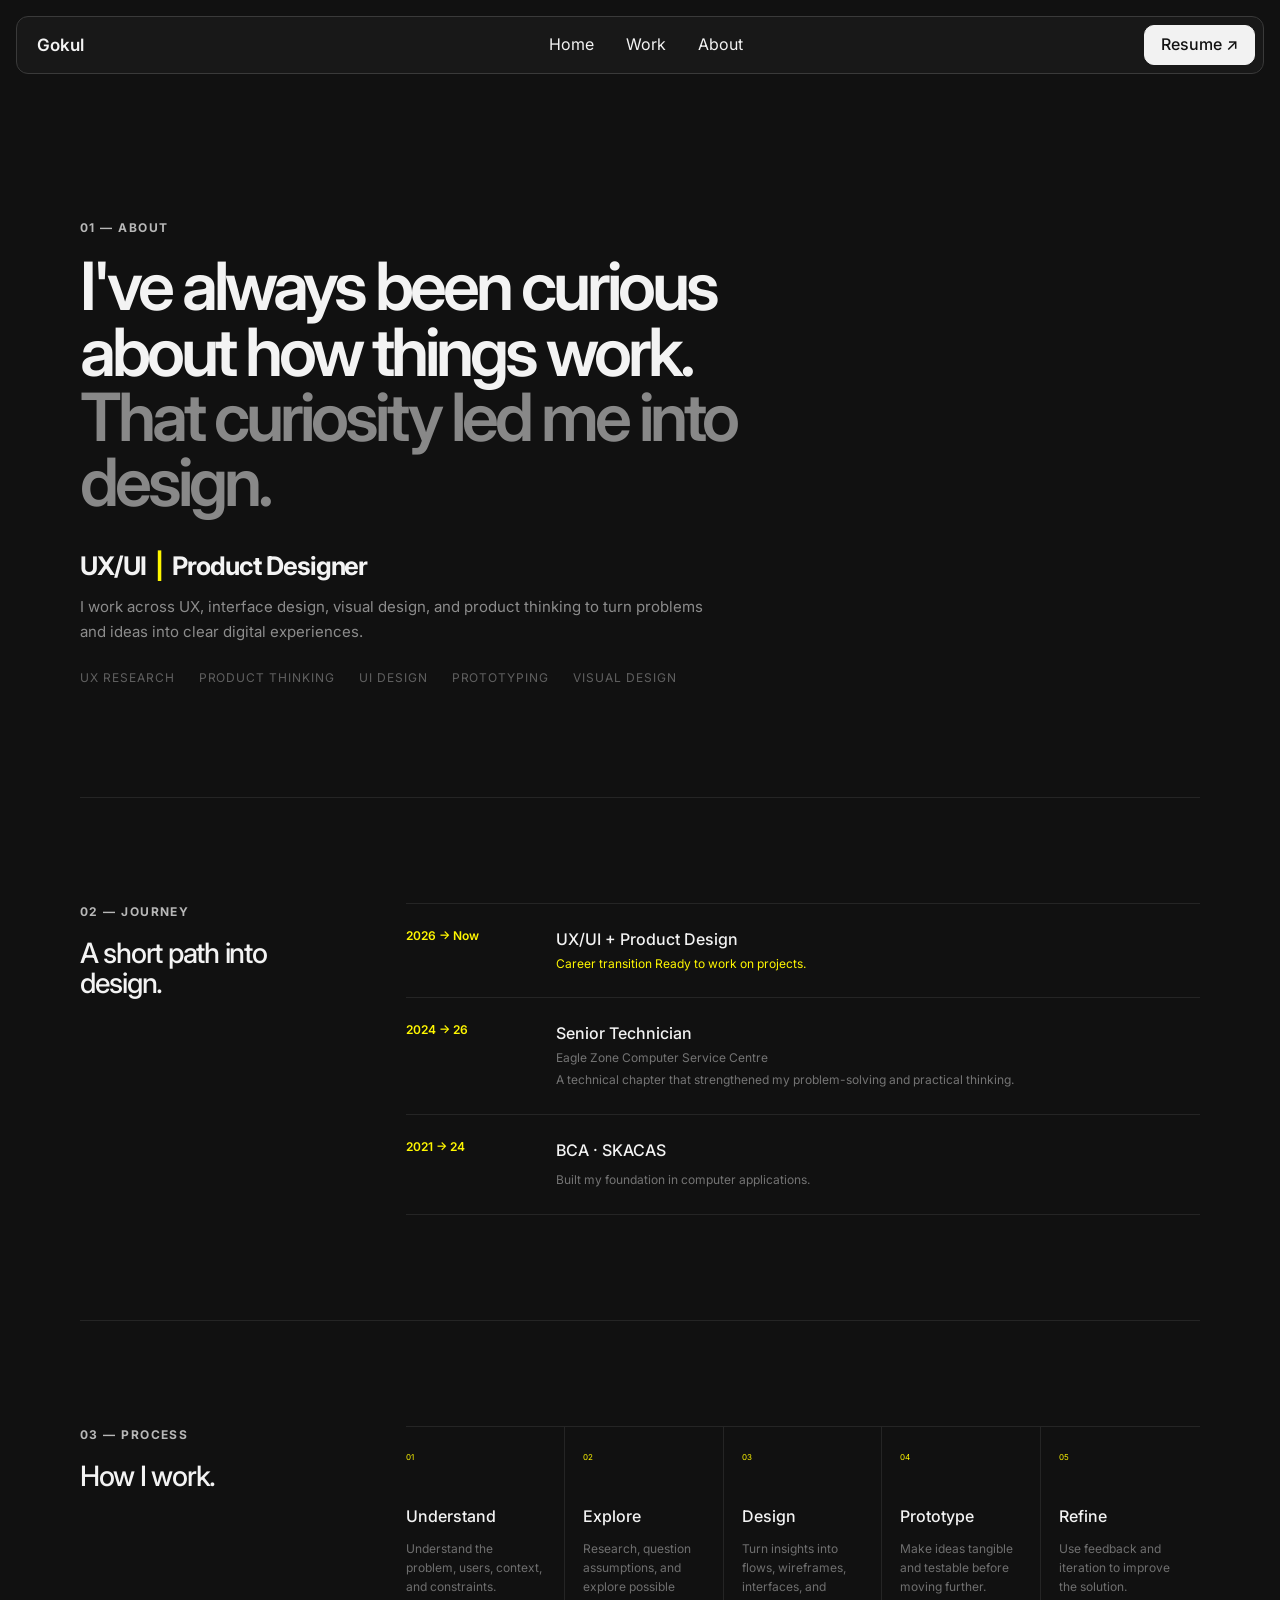
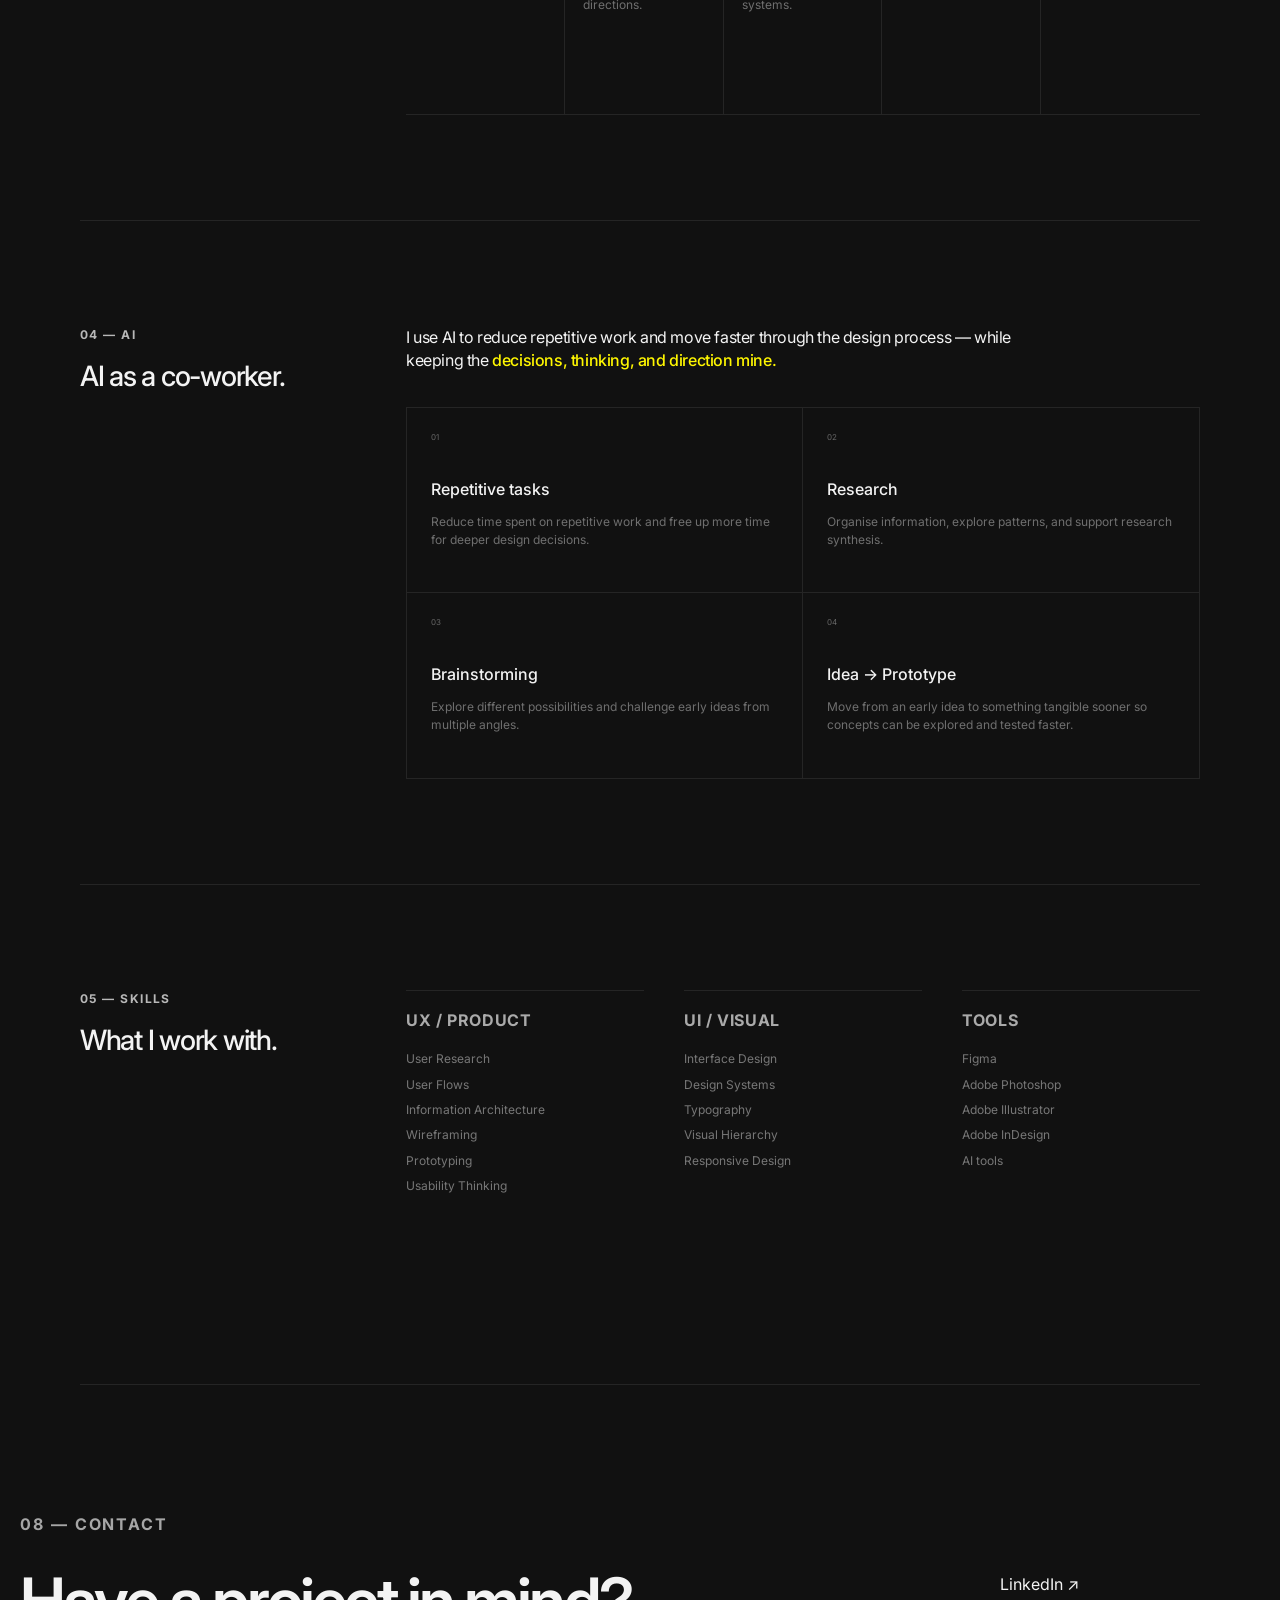
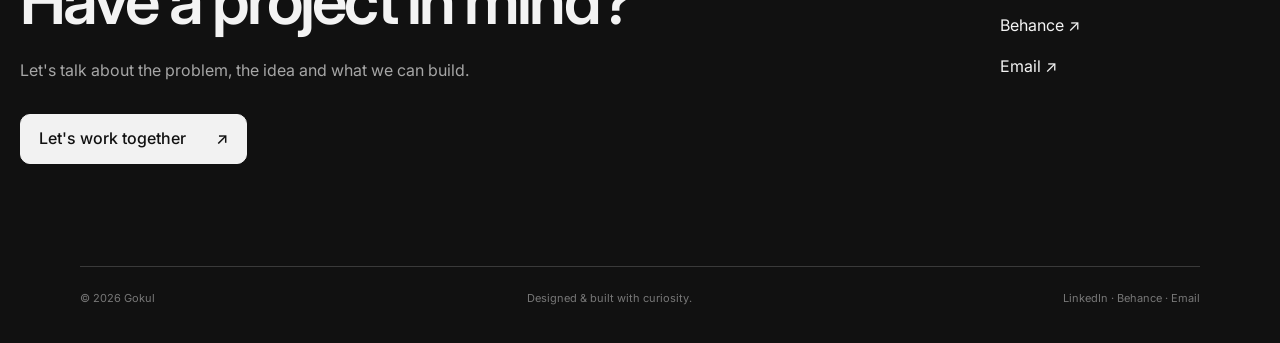
<file: about.html>
<!DOCTYPE html>
<html lang="en">
<head>
  <meta charset="UTF-8">
  <meta name="viewport" content="width=device-width, initial-scale=1.0">
  <meta name="description" content="About Gokul — UI/UX and Product Designer.">
  <title>About — Gokul</title>
  <link rel="preconnect" href="https://fonts.googleapis.com">
  <link rel="preconnect" href="https://fonts.gstatic.com" crossorigin>
  <link href="https://fonts.googleapis.com/css2?family=Inter:wght@400;500;600;700&display=swap" rel="stylesheet">
  <link rel="stylesheet" href="css/style.css">
  <link rel="stylesheet" href="css/about.css">
</head>
<body class="about-page">
  <header class="site-nav">
    <a class="logo" href="index.html" aria-label="Gokul home">Gokul</a>
    <nav class="nav-links" aria-label="Primary navigation">
      <a href="index.html">Home</a>
      <a href="work.html">Work</a>
      <a href="about.html" aria-current="page">About</a>
    </nav>
    <a class="button button-small" href="Resume/Gokul_B_Resume.pdf" download="Gokul-Resume.pdf" aria-label="Download resume">
  Resume ↗
</a>
    <button class="menu-button" type="button" aria-label="Open menu" aria-expanded="false">
      <span></span><span></span><span></span>
    </button>
  </header>

  <main>
    <section class="about-intro about-shell reveal">
      <p class="eyebrow">01 — ABOUT</p>
      <h1>I've always been curious<br class="desktop-break"> about how things work.<br><span>That curiosity led me into design.</span></h1>
      <h2>UX/UI <i>|</i> Product Designer</h2>
      <p class="intro-copy">I work across UX, interface design, visual design, and product thinking to turn problems and ideas into clear digital experiences.</p>
      <div class="intro-tags" aria-label="Design areas">
        <span>UX RESEARCH</span>
        <span>PRODUCT THINKING</span>
        <span>UI DESIGN</span>
        <span>PROTOTYPING</span>
        <span>VISUAL DESIGN</span>
      </div>
    </section>

    <section class="about-section about-shell about-journey reveal">
      <div class="about-section-title">
        <p class="eyebrow">02 — Journey</p>
        <h2>A short path into design.</h2>
      </div>
      <div class="journey-list">
        <article class="journey-row">
          <div class="journey-year">2026 → Now</div>
          <div>
            <h3>UX/UI + Product Design</h3>
            <p class="highlight">Career transition Ready to work on projects.</p>
          </div>
        </article>
        <article class="journey-row">
          <div class="journey-year">2024 → 26</div>
          <div>
            <h3>Senior Technician</h3>
            <p>Eagle Zone Computer Service Centre</p>
            <small>A technical chapter that strengthened my problem-solving and practical thinking.</small>
          </div>
        </article>
        <article class="journey-row">
          <div class="journey-year">2021 → 24</div>
          <div>
            <h3>BCA · SKACAS</h3>
            <small>Built my foundation in computer applications.</small>
          </div>
        </article>
      </div>
    </section>

    <section class="about-section about-shell process-about reveal">
      <div class="about-section-title">
        <p class="eyebrow">03 — Process</p>
        <h2>How I work.</h2>
      </div>
      <div class="process-grid">
        <article><span>01</span><h3>Understand</h3><p>Understand the problem, users, context, and constraints.</p></article>
        <article><span>02</span><h3>Explore</h3><p>Research, question assumptions, and explore possible directions.</p></article>
        <article><span>03</span><h3>Design</h3><p>Turn insights into flows, wireframes, interfaces, and systems.</p></article>
        <article><span>04</span><h3>Prototype</h3><p>Make ideas tangible and testable before moving further.</p></article>
        <article><span>05</span><h3>Refine</h3><p>Use feedback and iteration to improve the solution.</p></article>
      </div>
    </section>

    <section class="about-section about-shell ai-section reveal">
      <div class="about-section-title">
        <p class="eyebrow">04 — AI</p>
        <h2>AI as a co-worker.</h2>
      </div>
      <div class="ai-content">
        <p class="ai-lead">I use AI to reduce repetitive work and move faster through the design process — while keeping the <strong>decisions, thinking, and direction mine.</strong></p>
        <div class="ai-grid">
          <article><span>01</span><h3>Repetitive tasks</h3><p>Reduce time spent on repetitive work and free up more time for deeper design decisions.</p></article>
          <article><span>02</span><h3>Research</h3><p>Organise information, explore patterns, and support research synthesis.</p></article>
          <article><span>03</span><h3>Brainstorming</h3><p>Explore different possibilities and challenge early ideas from multiple angles.</p></article>
          <article><span>04</span><h3>Idea → Prototype</h3><p>Move from an early idea to something tangible sooner so concepts can be explored and tested faster.</p></article>
        </div>
      </div>
    </section>

    <section class="about-section about-shell skills-about reveal">
      <div class="about-section-title">
        <p class="eyebrow">05 — Skills</p>
        <h2>What I work with.</h2>
      </div>
      <div class="about-skills-grid">
        <div>
          <h3>UX / PRODUCT</h3>
          <ul>
            <li>User Research</li><li>User Flows</li><li>Information Architecture</li><li>Wireframing</li><li>Prototyping</li><li>Usability Thinking</li>
          </ul>
        </div>
        <div>
          <h3>UI / VISUAL</h3>
          <ul>
            <li>Interface Design</li><li>Design Systems</li><li>Typography</li><li>Visual Hierarchy</li><li>Responsive Design</li>
          </ul>
        </div>
        <div>
          <h3>TOOLS</h3>
          <ul>
            <li>Figma</li><li>Adobe Photoshop</li><li>Adobe Illustrator</li><li>Adobe InDesign</li><li>AI tools</li>
          </ul>
        </div>
      </div>
    </section>

    <section id="contact" class="section contact-section">
      <div class="contact-main reveal">
        <p class="eyebrow">08 — CONTACT</p>
        <h2>Have a project in mind?</h2>
        <p>Let's talk about the problem, the idea and what we can build.</p>
        <a class="button" href="mailto:gokulb020@gmail.com">Let's work together <span>↗</span></a>
      </div>
      <div class="contact-links reveal">
        <a href="https://www.linkedin.com/in/gokuluiux/" target="_blank" rel="noopener">LinkedIn ↗</a>
        <a href="https://www.behance.net/gokuluiux" target="_blank" rel="noopener">Behance ↗</a>
        <a href="mailto:gokulb020@gmail.com">Email ↗</a>
      </div>
    </section>
  </main>

  <footer class="footer about-footer">
    <span>© 2026 Gokul</span>
    <span>Designed &amp; built with curiosity.</span>
    <span>LinkedIn · Behance · Email</span>
  </footer>

  <script src="js/main.js"></script>
</body>
</html>
</file>
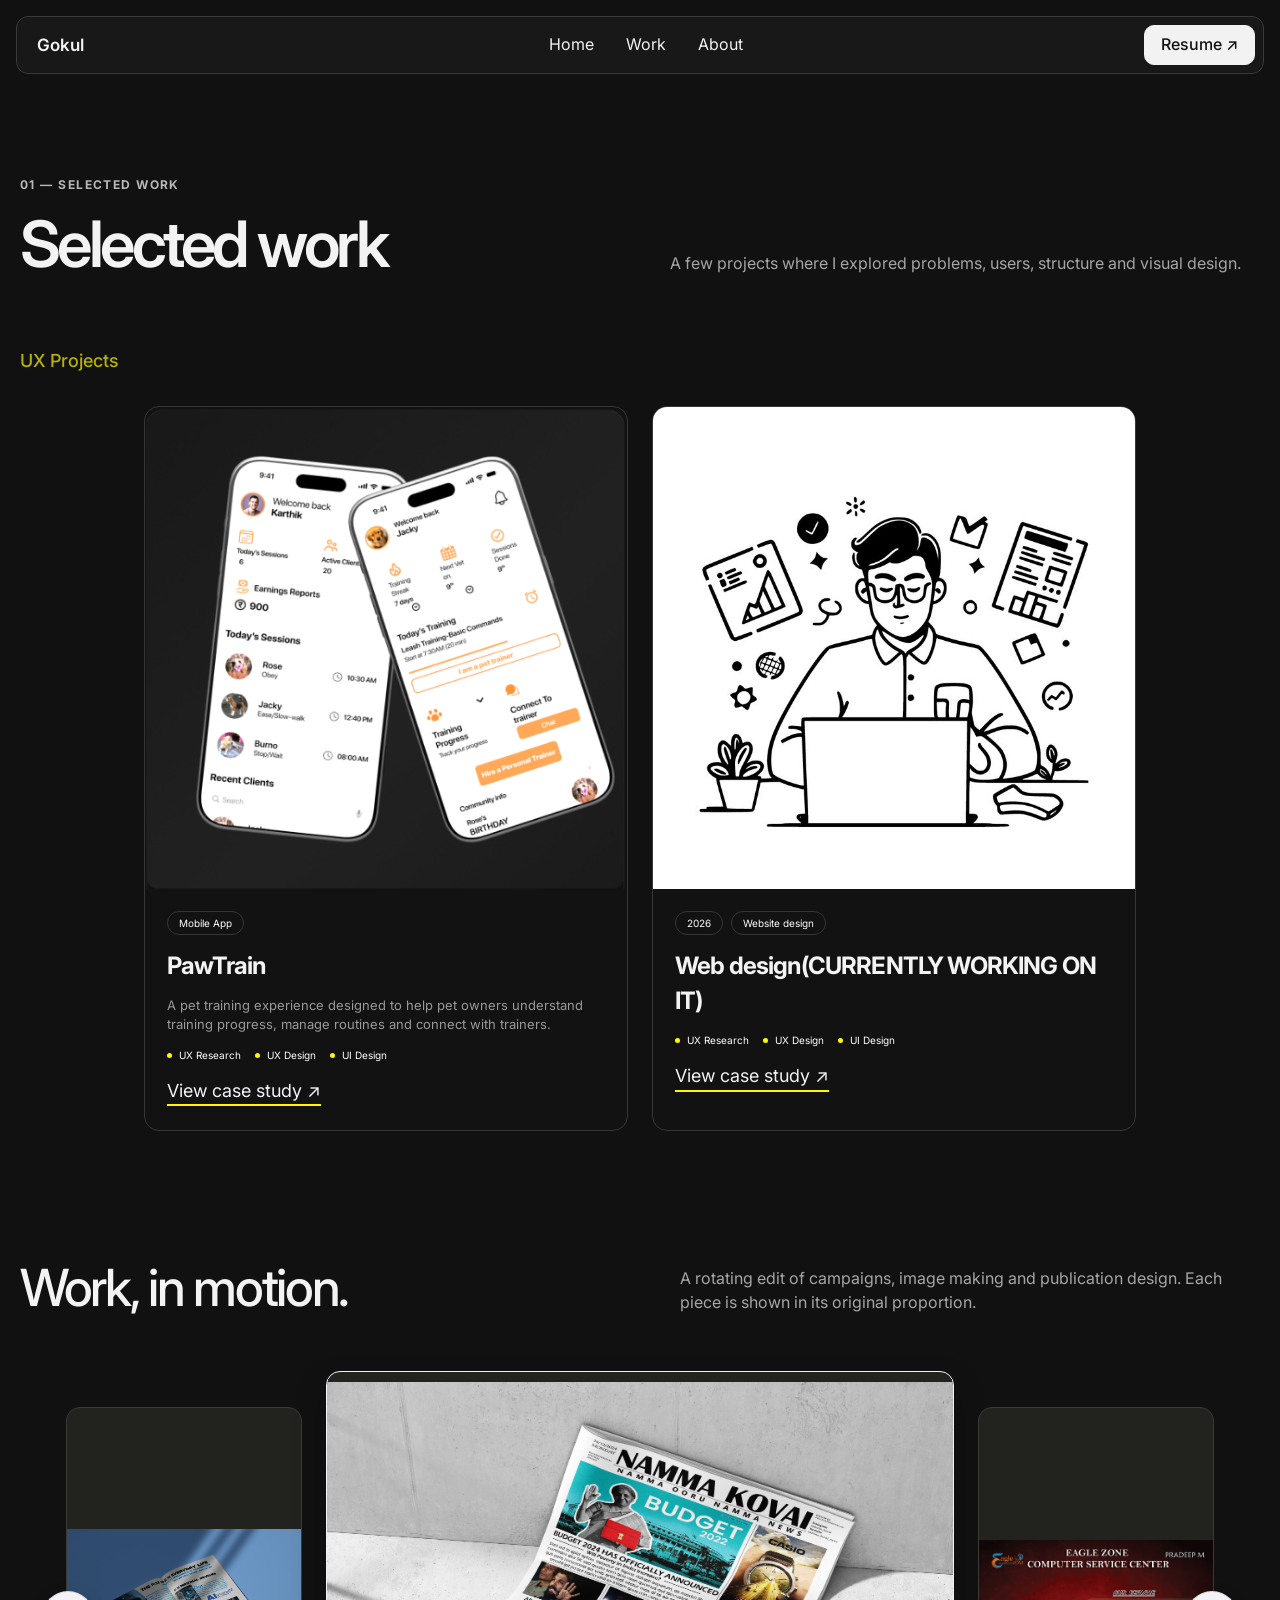
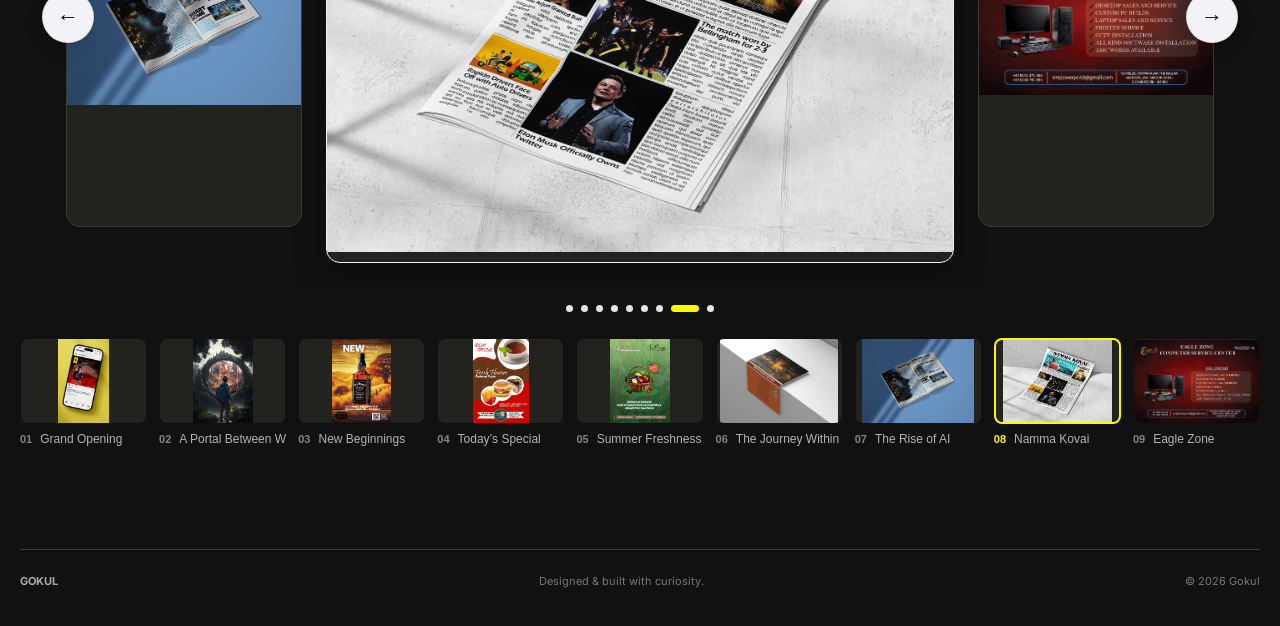
<file: work.html>
<!DOCTYPE html>
<html lang="en">

<head>
  <meta charset="UTF-8">
  <meta name="viewport" content="width=device-width, initial-scale=1.0">

  <meta name="description" content="Selected UX/UI, product design and graphic design projects by Gokul.">

  <title>Work — Gokul</title>

  <link rel="preconnect" href="https://fonts.googleapis.com">
  <link rel="preconnect" href="https://fonts.gstatic.com" crossorigin>
  <link href="https://fonts.googleapis.com/css2?family=Inter:wght@400;500;600;700&display=swap" rel="stylesheet">

  <!-- Root-level CSS files -->
  <link rel="stylesheet" href="css/style.css">
  <link rel="stylesheet" href="css/work.css">
</head>

<body class="work-page">

  <!-- Navigation -->
  <header class="site-nav">
    <a href="index.html" class="logo" aria-label="Gokul home">
      Gokul
    </a>

    <nav class="nav-links" aria-label="Primary navigation">
      <a href="index.html">Home</a>
      <a href="work.html" aria-current="page">Work</a>
      <a href="about.html">About</a>
    </nav>

    <a class="button button-small" href="Resume/Gokul_B_Resume.pdf" download="Gokul-Resume.pdf"
      aria-label="Download resume">
      Resume ↗
    </a>

    <button class="menu-button" type="button" aria-label="Open menu" aria-expanded="false">
      <span></span>
      <span></span>
      <span></span>
    </button>
  </header>

  <main>

    <section class="work-section">

      <!-- Page introduction -->
      <div class="work-intro">
        <div>
          <p class="eyebrow">01 — SELECTED WORK</p>
          <h1>Selected work</h1>
        </div>

        <p>
          A few projects where I explored problems,
          users, structure and visual design.
        </p>
      </div>

      <!-- UX projects: one section, two cards -->
      <div class="work-category">
        <h2>UX Projects</h2>

        <div class="work-grid">

          <!-- PawTrain -->
          <article class="project-card">
            <div class="project-media pawtrain-media">
              <img src="assets/images/pawtrain-preview.png" alt="PawTrain mobile application screens">
            </div>

            <div class="project-body">
              <div class="tags">
                <span>Mobile App</span>
              </div>

              <h3>PawTrain</h3>

              <p>
                A pet training experience designed to help pet owners
                understand training progress, manage routines and
                connect with trainers.
              </p>

              <div class="skills-line">
                <span>UX Research</span>
                <span>UX Design</span>
                <span>UI Design</span>
              </div>
              <a class="case-link" href="Case%20study/PawTrain-Concise-Case-Study-GitHub/pawtrain-v7/index.html"> View case study ↗ </a>
            </div>
          </article>

          <!-- Trainer Dashboard -->
          <article class="project-card">
            <div class="project-media dashboard-media">
              <img src="/assets/images/temp_thumnail.jpg" alt="Currently working on it">
            </div>

            <div class="project-body">
              <div class="tags">
                <span>2026</span>
                <span>Website design</span>
              </div>

              <h3>Web design(CURRENTLY WORKING ON IT)</h3>

              <p>
              
              </p>

              <div class="skills-line">
                <span>UX Research</span>
                <span>UX Design</span>
                <span>UI Design</span>
              </div>

              <a href="#" class="case-link">
                View case study ↗
              </a>
            </div>
          </article>

        </div>
      </div>

      <!-- Graphic design carousel -->
      <section class="graphic-section" aria-label="Graphic design projects">

        <div class="graphic-header">
          <div>
            <h2>Work, in motion.</h2>
          </div>

          <p>
            A rotating edit of campaigns, image making
            and publication design. Each piece is shown
            in its original proportion.
          </p>
        </div>

        <div class="carousel">

          <button class="carousel-arrow carousel-prev" type="button" aria-label="Previous project">←</button>

          <div class="carousel-track">

            <div class="carousel-side">
              <img class="carousel-prev-image" src="" alt="">
            </div>

            <div class="carousel-main">
              <img id="carouselImage" src="" alt="">
            </div>

            <div class="carousel-side">
              <img class="carousel-next-image" src="" alt="">
            </div>

          </div>

          <button class="carousel-arrow carousel-next" type="button" aria-label="Next project">→</button>

        </div>

        <div class="carousel-pagination">
          <div class="pagination-dots"></div>
        </div>

        <div class="carousel-thumbnails"></div>

      </section>

    </section>

  </main>

    <footer class="footer">
    <strong>GOKUL</strong>
    <span>Designed &amp; built with curiosity.</span>
    <span>© 2026 Gokul</span>
  </footer>

  <!-- Root-level JavaScript files -->
  <script src="js/main.js"></script>
  <script src="js/work.js"></script>

</body>

</html>
</file>
<file: Case study/PawTrain-Concise-Case-Study-GitHub/pawtrain-v7/css/style.css>
:root {
    --bg: #111111;
    --surface: #171717;
    --surface-2: #1d1d1d;
    --text: #f3f3f3;
    --muted: #a5a5a5;
    --line: #3a3a3a;
    --accent: #fff700;
    --max-width: 1424px;
    --space: clamp(64px, 8vw, 112px);
    --radius: 14px;
    --step: 8px
}

* {
    box-sizing: border-box
}

html {
    scroll-behavior: smooth;
    scroll-padding-top: 90px
}

body {
    margin: 0;
    background: var(--bg);
    color: var(--text);
    font: 400 16px/1.55 "Inter", Arial, sans-serif;
    -webkit-font-smoothing: antialiased
}

img {
    display: block;
    max-width: 100%
}

a {
    color: inherit;
    text-decoration: none
}

button {
    font: inherit
}

.wrap {
    width: min(calc(100% - 48px), var(--max-width));
    margin-inline: auto
}

.skip-link {
    position: absolute;
    top: -60px;
    left: 16px;
    padding: 12px;
    background: var(--accent);
    color: #111;
    z-index: 100
}

.skip-link:focus {
    top: 12px
}

.site-header {
    position: sticky;
    top: 0;
    z-index: 50;
    background: rgba(17, 17, 17, .88);
    backdrop-filter: blur(16px);
    border-bottom: 1px solid rgba(255, 255, 255, .08)
}

.nav {
    height: 72px;
    display: grid;
    grid-template-columns: 1fr auto 1fr;
    align-items: center;
    gap: 24px
}

.wordmark {
    font-size: 18px;
    font-weight: 800;
    letter-spacing: -.06em
}

.wordmark span {
    color: var(--accent);
    font-size: 12px;
    vertical-align: top;
    margin-left: 3px
}

.nav-links {
    display: flex;
    gap: clamp(16px, 2.5vw, 36px);
    align-items: center
}

.nav-links a,
.nav-cta {
    font-size: 12px;
    color: var(--muted);
    transition: color .2s ease
}

.nav-links a:hover,
.nav-cta:hover,
.back-top:hover {
    color: var(--accent)
}

.nav-cta {
    justify-self: end;
    color: var(--text);
    border-bottom: 1px solid var(--accent);
    padding: 8px 0
}

.nav-cta span {
    color: var(--accent);
    margin-left: 8px
}

.menu-toggle {
    display: none;
    background: none;
    border: 0;
    color: var(--text)
}

.hero {
    padding-top: clamp(64px, 9vw, 132px);
    padding-bottom: var(--space);
    display: grid;
    grid-template-columns: minmax(0, 1.1fr) minmax(320px, .9fr);
    column-gap: clamp(32px, 7vw, 112px);
    align-items: center
}

.eyebrow,
.section-rail {
    font-size: 12px;
    line-height: 1.4;
    letter-spacing: .12em;
    text-transform: uppercase;
    font-weight: 700
}

.eyebrow {
    color: var(--muted);
    margin: 0 0 20px
}

.eyebrow-dot {
    display: inline-block;
    width: 8px;
    height: 8px;
    border-radius: 50%;
    background: var(--accent);
    margin-right: 8px;
    box-shadow: 0 0 0 4px #fff70016
}

.hero h1 {
    font-size: clamp(56px, 8vw, 112px);
    line-height: .96;
    letter-spacing: -.075em;
    font-weight: 600;
    margin: 0;
    max-width: 800px
}

.hero h1 em,
.screens-heading h2 em {
    font-style: normal;
    color: var(--accent)
}

.hero-lede {
    max-width: 600px;
    font-size: 18px;
    color: #c1c1c1;
    margin: 28px 0 0
}

.hero-tags {
    display: flex;
    flex-wrap: wrap;
    gap: 8px;
    margin-top: 28px
}

.hero-tags span {
    font-size: 12px;
    border: 1px solid var(--line);
    border-radius: 999px;
    padding: 8px 12px;
    color: #d0d0d0
}

.hero-visual {
    position: relative;
    max-width: 540px;
    justify-self: end;
    width: 100%;
    padding: 20px 28px 48px;
    background: radial-gradient(ellipse at 50% 45%, #282824 0%, #181818 58%, #131313 100%);
    border: 1px solid #303030;
    border-radius: 20px
}

.hero-image-frame {
    width: min(100%, 660px);
    margin-inline: auto;
    padding: 7px;
    background: #272727;
    border-radius: 22px;
    box-shadow: 0 28px 55px #0007;
    transform: rotate(1deg);
    transition: transform 0.5s cubic-bezier(0.2, 0.8, 0.2, 1);
}

.hero-image-frame:hover {
    transform: rotate(0) translateY(-5px);
}

.hero-image-clip {
    overflow: hidden;
    border-radius: 16px;
}

.hero-image-clip img {
    display: block;
    width: 100%;
    height: auto;
    object-fit: contain;
    border-radius: inherit;
}



.visual-caption {
    position: absolute;
    bottom: 12px;
    left: 20px;
    right: 20px;
    text-align: center;
    color: var(--muted);
    font-size: 12px;
    margin: 0
}

.project-meta {
    grid-column: 1/-1;
    display: grid;
    grid-template-columns: repeat(4, 1fr);
    border-top: 1px solid var(--line);
    border-bottom: 1px solid var(--line);
    margin-top: clamp(48px, 8vw, 112px)
}

.project-meta div {
    padding: 18px 20px;
    border-right: 1px solid var(--line)
}

.project-meta div:first-child {
    padding-left: 0
}

.project-meta div:last-child {
    border-right: 0
}

.project-meta span {
    display: block;
    color: var(--muted);
    font-size: 12px;
    margin-bottom: 7px
}

.project-meta strong {
    font-size: 14px;
    font-weight: 600
}

.thesis-band {
    background: #1a1a17;
    border-block: 1px solid var(--line);
    padding: clamp(52px, 8vw, 100px) 0
}

.thesis-inner {
    display: grid;
    grid-template-columns: .65fr 1.2fr .8fr;
    gap: 40px;
    align-items: center
}

.thesis-inner .eyebrow {
    color: var(--accent);
    margin: 0
}

.thesis-inner h2 {
    font-size: clamp(34px, 5vw, 66px);
    letter-spacing: -.065em;
    line-height: .98;
    margin: 0;
    font-weight: 600
}

.thesis-inner>p:last-child {
    font-size: 16px;
    color: var(--muted);
    margin: 0;
    max-width: 360px
}

.content-section {
    display: grid;
    grid-template-columns: minmax(140px, .42fr) minmax(0, 1fr);
    gap: clamp(28px, 6vw, 96px);
    padding-top: var(--space);
    padding-bottom: var(--space);
    border-bottom: 1px solid var(--line)
}

.section-rail {
    color: var(--accent);
    padding-top: 10px
}

.section-rail span {
    display: block
}

.section-rail span+span {
    color: var(--muted);
    font-weight: 500;
    letter-spacing: .06em;
    margin-top: 8px
}

.section-main h2,
.screens-heading h2 {
    font-size: clamp(36px, 5.2vw, 70px);
    letter-spacing: -.065em;
    line-height: .98;
    font-weight: 600;
    margin: 0 0 22px;
    max-width: 880px
}

.section-intro {
    font-size: 18px;
    line-height: 1.5;
    color: #c5c5c5;
    max-width: 800px;
    margin: 0 0 32px
}

.problem-grid {
    display: grid;
    grid-template-columns: 1fr 1fr;
    gap: 16px;
    margin-top: 34px
}

.problem-card {
    position: relative;
    padding: 24px 24px 26px;
    border: 1px solid var(--line);
    background: var(--surface);
    border-radius: var(--radius);
    min-height: 220px
}

.card-index {
    font-size: 12px;
    color: var(--accent);
    font-weight: 700
}

.problem-card h3,
.research-flow h3,
.role-panel h3 {
    font-size: 24px;
    line-height: 1.15;
    letter-spacing: -.04em;
    margin: 30px 0 10px
}

.problem-card p,
.research-flow p,
.role-panel li {
    font-size: 14px;
    color: var(--muted);
    margin: 0
}

.source-note,
.honesty-note {
    font-size: 12px;
    color: var(--muted);
    margin: 18px 0 0;
    max-width: 780px
}

.research-flow {
    display: grid;
    grid-template-columns: repeat(3, 1fr);
    gap: 16px;
    margin: 32px 0
}

.research-flow>div {
    border-top: 2px solid var(--accent);
    padding-top: 16px
}

.flow-number {
    font-size: 12px;
    color: var(--accent);
    font-weight: 700
}

.research-flow h3 {
    margin: 18px 0 8px
}

.insight-callout,
.closing-statement {
    background: var(--accent);
    color: #111;
    padding: clamp(24px, 4vw, 44px);
    border-radius: var(--radius)
}

.insight-callout .eyebrow,
.closing-statement .eyebrow {
    color: #353500;
    margin-bottom: 14px
}

.insight-callout p,
.closing-statement p {
    font-size: clamp(24px, 3.4vw, 42px);
    font-weight: 600;
    line-height: 1.1;
    letter-spacing: -.045em;
    margin: 0;
    max-width: 850px
}

.two-sided-grid {
    display: grid;
    grid-template-columns: 1fr 1fr;
    gap: 16px;
    margin-top: 32px
}

.role-panel {
    padding: 26px;
    border: 1px solid var(--line);
    border-radius: var(--radius);
    background: var(--surface)
}

.role-panel .eyebrow {
    color: var(--accent);
    margin-bottom: 14px
}

.role-panel h3 {
    font-size: 30px;
    margin: 0 0 20px
}

.role-panel ul {
    padding: 0;
    margin: 0;
    list-style: none
}

.role-panel li {
    padding: 12px 0;
    border-top: 1px solid var(--line)
}

.role-panel li::before {
    content: "↗";
    color: var(--accent);
    margin-right: 10px
}

.role-panel-accent {
    background: #1b1b15;
    border-color: #55521c
}

.screens-section {
    padding: var(--space) 0;
    border-bottom: 1px solid var(--line)
}

.screens-heading {
    display: grid;
    grid-template-columns: 1fr .65fr;
    gap: 50px;
    align-items: end;
    margin-bottom: 48px
}

.screens-heading .eyebrow {
    color: var(--accent)
}

.screens-heading h2 {
    margin: 0
}

.screens-heading>p {
    font-size: 16px;
    color: var(--muted);
    margin: 0 0 5px
}

.screen-list {
    display: flex;
    flex-direction: column;
    gap: 0
}

.screen-case {
    display: grid;
    grid-template-columns: 56px minmax(260px, .85fr) minmax(0, 1fr);
    gap: clamp(24px, 5vw, 76px);
    align-items: center;
    padding: clamp(42px, 6vw, 88px) 0;
    border-top: 1px solid var(--line)
}

.screen-case.reverse {
    grid-template-columns: 56px minmax(0, 1fr) minmax(260px, .85fr)
}

.screen-case.reverse .screen-image {
    order: 3
}

.screen-case.reverse .screen-decision {
    order: 2
}

.screen-number {
    align-self: start;
    padding-top: 12px;
    font-size: 12px;
    color: var(--accent);
    font-weight: 700;
    letter-spacing: .08em
}

.screen-image {
    background: radial-gradient(ellipse at 50% 35%, #242420, #151515 70%);
    border: 1px solid #333;
    border-radius: 18px;
    padding: clamp(18px, 3vw, 32px);
    display: flex;
    justify-content: center;
    align-items: center;
    min-width: 0
}

.device-frame {
    background: #242424;
    border: 1px solid #494949;
    border-radius: 28px;
    padding: 7px;
    width: min(100%, 300px);
    box-shadow: 0 18px 40px #0005;
    transition: transform .45s cubic-bezier(.2, .8, .2, 1), box-shadow .45s ease
}

.device-frame img {
    width: 100%;
    height: auto;
    max-height: 620px;
    object-fit: contain;
    border-radius: 21px
}

.screen-image:hover .device-frame {
    transform: translateY(-6px) rotate(-.5deg);
    box-shadow: 0 28px 55px #0008
}

.screen-decision {
    max-width: 560px
}

.screen-decision .eyebrow {
    color: var(--accent);
    margin-bottom: 16px
}

.screen-decision h3 {
    font-size: clamp(28px, 3.5vw, 44px);
    line-height: 1.03;
    letter-spacing: -.055em;
    font-weight: 600;
    margin: 0 0 18px
}

.screen-decision>p:not(.eyebrow) {
    font-size: 16px;
    color: #c1c1c1;
    line-height: 1.6;
    margin: 0
}

.decision-tag {
    display: inline-block;
    color: var(--muted);
    font-size: 12px;
    margin-top: 22px;
    padding-top: 10px;
    border-top: 1px solid var(--line)
}

.system-board {
    margin: 28px 0 0;
    padding: 12px;
    background: #e7e7e7;
    border-radius: var(--radius)
}

.system-board img {
    width: 100%;
    height: auto;
    border-radius: 8px
}

.system-board figcaption {
    font-size: 12px;
    color: #444;
    padding: 12px 6px 4px
}

.closing-statement {
    background: var(--surface-2);
    border: 1px solid #4b4b22;
    color: var(--text)
}

.closing-statement .eyebrow {
    color: var(--accent)
}

.closing-statement p {
    max-width: 900px
}

.footer {
    border-top: 1px solid var(--line);
    padding: 28px 0
}

.footer-inner {
    display: flex;
    align-items: center;
    justify-content: space-between;
    gap: 20px
}

.footer p {
    font-size: 12px;
    color: var(--muted);
    margin: 0
}

.back-top {
    font-size: 12px;
    color: var(--muted);
    transition: color .2s
}

.reveal {
    opacity: 0;
    transform: translateY(18px);
    transition: opacity .7s ease, transform .7s cubic-bezier(.2, .75, .25, 1)
}

.reveal.is-visible {
    opacity: 1;
    transform: translateY(0)
}

.reveal[data-delay="120"] {
    transition-delay: 120ms
}

.hero h1 {
    animation: hero-in .8s cubic-bezier(.2, .8, .2, 1) both
}

@keyframes hero-in {
    from {
        opacity: 0;
        transform: translateY(20px);
        filter: blur(4px)
    }

    to {
        opacity: 1;
        transform: translateY(0);
        filter: blur(0)
    }
}

@media(max-width:900px) {
    .nav {
        grid-template-columns: 1fr auto
    }

    .nav-links {
        display: none;
        position: absolute;
        top: 72px;
        left: 0;
        right: 0;
        background: #171717;
        border-bottom: 1px solid var(--line);
        padding: 24px;
        flex-direction: column;
        align-items: flex-start
    }

    .site-header.menu-open .nav-links {
        display: flex
    }

    .nav-cta {
        display: none
    }

    .menu-toggle {
        display: flex;
        justify-self: end;
        width: 40px;
        height: 40px;
        flex-direction: column;
        gap: 6px;
        align-items: center;
        justify-content: center;
        border: 1px solid var(--line);
        border-radius: 8px
    }

    .menu-toggle span {
        width: 18px;
        height: 2px;
        background: var(--text);
        transition: transform .2s
    }

    .menu-toggle[aria-expanded="true"] span:first-child {
        transform: translateY(4px) rotate(45deg)
    }

    .menu-toggle[aria-expanded="true"] span:last-child {
        transform: translateY(-4px) rotate(-45deg)
    }

    .hero {
        grid-template-columns: 1fr;
        gap: 44px
    }

    .hero-visual {
        justify-self: start;
        max-width: 620px
    }

    .hero-image-frame {
        width: min(60%, 300px)
    }

    .project-meta {
        grid-template-columns: 1fr 1fr
    }

    .project-meta div:nth-child(2) {
        border-right: 0
    }

    .project-meta div:nth-child(3) {
        padding-left: 0
    }

    .project-meta div {
        border-bottom: 1px solid var(--line)
    }

    .project-meta div:nth-child(n+3) {
        border-bottom: 0
    }

    .thesis-inner {
        grid-template-columns: 1fr;
        gap: 18px
    }

    .thesis-inner>p:last-child {
        max-width: 600px
    }

    .content-section {
        grid-template-columns: 1fr;
        gap: 24px
    }

    .section-rail {
        display: flex;
        justify-content: space-between;
        gap: 16px
    }

    .section-rail span+span {
        margin: 0;
        text-align: right
    }

    .screens-heading {
        grid-template-columns: 1fr;
        gap: 20px
    }

    .screen-case,
    .screen-case.reverse {
        grid-template-columns: 40px minmax(0, .9fr) minmax(0, 1fr);
        gap: 20px
    }

    .screen-case.reverse .screen-image,
    .screen-case.reverse .screen-decision {
        order: initial
    }

    .screen-image {
        padding: 18px
    }

    .device-frame {
        width: 100%;
        padding: 5px;
        border-radius: 20px
    }

    .device-frame img {
        border-radius: 15px
    }

    .screen-decision h3 {
        font-size: 30px
    }
}

@media(max-width:620px) {
    :root {
        --space: 64px
    }

    .wrap {
        width: calc(100% - 32px)
    }

    .nav {
        height: 64px
    }

    .nav-links {
        top: 64px
    }

    .hero {
        padding-top: 64px
    }

    .hero h1 {
        font-size: clamp(52px, 14vw, 76px)
    }

    .hero-lede {
        font-size: 16px
    }

    .hero-visual {
        padding: 20px 18px 46px
    }

.hero-image-frame {
    width: min(100%, 440px);
}
 .project-meta {
        margin-top: 52px
    }

    .project-meta div {
        padding: 14px 10px
    }

    .project-meta div:first-child,
    .project-meta div:nth-child(3) {
        padding-left: 0
    }

    .project-meta strong {
        font-size: 12px
    }

    .thesis-inner h2 {
        font-size: clamp(34px, 10vw, 48px)
    }

    .section-main h2,
    .screens-heading h2 {
        font-size: clamp(36px, 10vw, 52px)
    }

    .section-intro {
        font-size: 16px
    }

    .problem-grid,
    .research-flow,
    .two-sided-grid {
        grid-template-columns: 1fr
    }

    .problem-card {
        min-height: auto
    }

    .problem-card h3 {
        margin-top: 20px
    }

    .research-flow {
        gap: 24px
    }

    .research-flow>div {
        padding-bottom: 18px
    }

    .screen-case,
    .screen-case.reverse {
        grid-template-columns: 28px minmax(0, 1fr);
        gap: 14px;
        padding: 40px 0
    }

    .screen-number {
        grid-column: 1;
        grid-row: 1 / span 2
    }

    .screen-image {
        grid-column: 2;
        grid-row: 1;
        padding: 20px
    }

    .device-frame {
        width: min(100%, 290px);
        padding: 6px;
        border-radius: 24px
    }

    .device-frame img {
        border-radius: 18px;
        max-height: none
    }

    .screen-decision {
        grid-column: 2;
        grid-row: 2
    }

    .screen-decision h3 {
        font-size: 30px
    }

    .screen-decision>p:not(.eyebrow) {
        font-size: 15px
    }

    .screen-decision .eyebrow {
        margin-top: 4px
    }

    .footer-inner {
        flex-wrap: wrap
    }

    .footer p {
        order: 3;
        width: 100%
    }
}

@media(prefers-reduced-motion:reduce) {
    html {
        scroll-behavior: auto
    }

    *,
    *::before,
    *::after {
        animation-duration: .01ms !important;
        animation-iteration-count: 1 !important;
        transition-duration: .01ms !important
    }

    .reveal {
        opacity: 1;
        transform: none
    }
}
</file>
<file: css/style.css>
/* ------------------------------
   Gokul Portfolio
   Simple reusable CSS
------------------------------ */

:root {
  --bg: #111111;
  --surface: #171717;
  --surface-2: #1d1d1d;
  --text: #f3f3f3;
  --muted: #a5a5a5;
  --line: #3a3a3a;
  --accent: #fff700;
  --radius: 14px;
  --max-width: 1424px;
  --space: clamp(72px, 8vw, 128px);
}

* { box-sizing: border-box; }

html { scroll-behavior: smooth; }

body {
  margin: 0;
  background: var(--bg);
  color: var(--text);
  font-family: "Inter", Arial, sans-serif;
  font-size: 16px;
  line-height: 1.45;
  -webkit-font-smoothing: antialiased;
}

a { color: inherit; text-decoration: none; }

button, a { -webkit-tap-highlight-color: transparent; }

.site-nav {
  position: sticky;
  top: 16px;
  z-index: 10;
  width: calc(100% - 32px);
  max-width: 1424px;
  margin: 16px auto 0;
  padding: 8px 8px 8px 20px;
  min-height: 56px;
  display: grid;
  grid-template-columns: 1fr auto 1fr;
  align-items: center;
  background: #181818;
  border: 1px solid #3a3a3a;
  border-radius: 12px;
  backdrop-filter: blur(10px);
}

.logo { font-weight: 600; font-size: 17px; }

.nav-links {
  display: flex;
  gap: 32px;
  justify-content: center;
}

.nav-links a,
.text-link,
.contact-links a { transition: color .2s ease; }

.nav-links a:hover,
.text-link:hover,
.contact-links a:hover { color: var(--accent); }

.button {
  position: relative;
  isolation: isolate;
  overflow: hidden;
  display: inline-flex;
  align-items: center;
  justify-content: space-between;
  gap: 30px;
  min-height: 50px;
  padding: 0 18px;
  background: #f2f2f2;
  color: #111;
  border: 1px solid #f2f2f2;
  border-radius: 10px;
  font-weight: 500;
  transition: color .25s ease, transform .25s ease, border-color .25s ease;
}

.button::before {
  content: "";
  position: absolute;
  inset: 0;
  z-index: -1;
  background: var(--accent);
  transform: translateY(101%);
  transition: transform .25s ease;
}

.button span {
  display: inline-block;
  transition: transform .25s ease;
}

.button:hover {
  color: #111;
  border-color: var(--accent);
  transform: translateY(-3px);
}

.button:hover::before { transform: translateY(0); }
.button:hover span { transform: translateX(4px); }

.text-link {
  position: relative;
  padding-bottom: 4px;
}

.text-link::after,
.case-link::after {
  content: "";
  position: absolute;
  left: 0;
  bottom: -2px;
  width: 100%;
  height: 1px;
  background: var(--accent);
  transform: scaleX(0);
  transform-origin: right;
  transition: transform .25s ease;
}

.text-link:hover::after {
  transform: scaleX(1);
  transform-origin: left;
}

.button-small {
  justify-self: end;
  min-height: 40px;
  padding: 0 16px;
}

.menu-button { display: none; }

.section {
  width: min(calc(100% - 40px), var(--max-width));
  margin: 0 auto;
  padding: var(--space) 0;
}

.hero {
  min-height: 650px;
  display: grid;
  grid-template-columns: minmax(0, 2fr) minmax(280px, .7fr);
  column-gap: 56px;
  align-items: center;
  position: relative;
  padding-top: 130px;
  border-bottom: 1px solid var(--line);
}

.eyebrow {
  margin: 0 0 18px;
  color: #b8b8b8;
  font-size: 12px;
  font-weight: 700;
  letter-spacing: .12em;
  text-transform: uppercase;
}



.accent-dot {
  width: 30px;
  height: 30px;
  vertical-align: -10px;
  object-fit: contain;

  animation: dotBlink 2s ease-in-out infinite;
}

@keyframes dotBlink {
  0%, 100% {
    opacity: 1;
    transform: scale(1);
  }

  50% {
    opacity: 0.45;
    transform: scale(0.9);
  }
}        


.hero h1 {
  max-width: 900px;
  margin: 0;
  font-size: clamp(52px, 5vw, 72px);
  line-height: 1.02;
  letter-spacing: -.055em;
  font-weight: 600;
}

.hero h1 span { color: #999; }

.hero-copy {
  max-width: 680px;
  margin: 34px 0 36px;
  color: #a9a9a9;
  font-size: 17px;
  font-weight: 500;
}

.hero-actions { display: flex; align-items: center; gap: 28px; }

.hero-side {
  align-self: center;
  min-height: 300px;
  padding-left: 24px;
  border-left: 1px solid var(--line);
}

.side-line {
  display: block;
  width: 40px;
  height: 3px;
  margin-bottom: 48px;
  background: var(--accent);
}

.hero-side h2 {
  margin: 0;
  font-size: 32px;
  line-height: .95;
  letter-spacing: -.04em;
  font-weight: 500;
}

.hero-side strong {
  display: block;
  margin-top: 50px;
  color: var(--accent);
  font-size: 12px;
}

.hero-side small {
  display: block;
  margin-top: 50px;
  color: #888;
  font-size: 10px;
  letter-spacing: .1em;
}

.scroll-note {
  position: absolute;
  left: 50%;
  bottom: -34px;
  transform: translateX(-50%);
  padding: 0 12px;
  background: var(--bg);
  color: #777;
  font-size: 10px;
  letter-spacing: .12em;
}

.scroll-note span { color: var(--accent); font-size: 16px; }

.section-heading {
  display: grid;
  grid-template-columns: 1fr 1fr;
  gap: 40px;
  align-items: end;
  margin-bottom: 38px;
}

.section-heading h2,
.section-title h2,
.thinking-copy h2,
.about-copy h2,
.outside-section h2,
.contact-main h2 {
  margin: 0;
  font-size: clamp(30px, 4vw, 46px);
  line-height: 1;
  letter-spacing: -.045em;
  font-weight: 600;
}

.section-heading > p,
.thinking-copy > p:last-child,
.contact-main > p,
.about-copy > p:not(.about-lead) {
  color: #a6a6a6;
}

.work-grid {
  display: grid;
  grid-template-columns: repeat(2, minmax(0, 1fr));
  gap: 24px;
  width: 80%;
  max-width: 1100px;
  margin-inline: auto;
}
.project-card {
  overflow: hidden;
  border: 1px solid #373737;
  border-radius: 15px;
  background: #121212;
  transition: transform .25s ease, border-color .25s ease;
}

.project-card:hover {
  border-color: #5a5a5a;
}
/* Selected Work — image zoom */
.project-media {
  overflow: hidden;
}

.project-media img {
  width: 100%;
  height: 100%;
  object-fit: cover;
  display: block;
  transition: transform 0.6s cubic-bezier(0.22, 1, 0.36, 1);
}

.project-card:hover .project-media img {
  transform: scale(1.08);
}

.pawtrain-media img {
  width: 100%;
  height: 100%;
  object-fit: cover;
  display: block;
}

.dashboard-media {
  flex-direction: column;
  color: #aaa;
}

.dashboard-media strong { font-size: 14px; }
.dashboard-media small { margin-top: 6px; color: #666; font-size: 9px; }

.project-body { padding: 22px 22px 24px; }

.tags {
  display: flex;
  gap: 8px;
  margin-bottom: 14px;
}

.tags span {
  padding: 4px 11px;
  border: 1px solid #353535;
  border-radius: 999px;
  color: #fcfcfc;
  font-size: 10px;
}

.project-body h3 {
  margin: 0 0 12px;
  font-size: 24px;
  letter-spacing: -.035em;
}

.project-body p {
  max-width: 560px;
  margin: 0 0 14px;
  color: #999;
  font-size: 13px;
}

.skills-line {
  display: flex;
  flex-wrap: wrap;
  gap: 14px;
  margin-bottom: 16px;
color: #ffffff;
  font-size: 10px;
}

.skills-line span::before {
  content: "";
  display: inline-block;
  width: 5px;
  height: 5px;
  margin: 0 7px 1px 0;
  border-radius: 50%;
  background: var(--accent);
}

.case-link {
  display: inline-block;
  font-size: 18px;
  border-bottom: 2px solid var(--accent);
  transition: transform .2s ease;
}

.case-link:hover { transform: translateX(4px); }

.process-section { border-top: 1px solid var(--line); }

.process-list { border-top: 1px solid var(--line); }

.process-row {
  display: grid;
  grid-template-columns: 68px minmax(0, 1fr);
  gap: 32px;
  padding: 34px 0;
  border-bottom: 1px solid var(--line);
}

.process-row > span,
.thinking-item > span {
  color: var(--accent);
  font-size: 12px;
  font-weight: 600;
}

.process-row h3 {
  margin: 0 0 5px;
  font-size: 24px;
  letter-spacing: -.03em;
}

.process-row p {
  max-width: 520px;
  margin: 0;
  color: #a0a0a0;
}

.thinking-section {
  display: grid;
  grid-template-columns: 1fr 1fr;
  gap: 60px;
  border-bottom: 1px solid var(--line);
}

.thinking-copy > p:last-child {
  max-width: 650px;
  margin-top: 32px;
}

.thinking-list {
  display: grid;
  grid-template-columns: repeat(2, 1fr);
  align-content: start;
}

.thinking-item {
  display: flex;
  gap: 28px;
  padding: 22px 0;
  border-bottom: 1px solid var(--line);
  font-size: 18px;
  font-weight: 500;
}

.skills-section { border-bottom: 1px solid var(--line); }

.skills-columns {
  display: grid;
  grid-template-columns: 1fr 1fr;
  gap: 60px;
  margin-top: 60px;
}

.skill-group h3,
.tools h3 {
  margin: 0 0 28px;
  color: #aaa;
  font-size: 12px;
  letter-spacing: .1em;
}

.skill-group:first-child h3,
.skill-group:nth-child(2) h3 { color: #b6b6b6; }

.skill-group ul {
  padding: 0;
  margin: 0;
  list-style: none;
}

.skill-group li {
  margin-bottom: 10px;
  font-size: 18px;
  font-weight: 500;
}

.tools { margin-top: 72px; }

.tool-list { display: flex; flex-wrap: wrap; gap: 10px; }

.ticker {
  width: 100%;
  overflow: hidden;
  white-space: nowrap;
}

.ticker-track {
  display: flex;
  width: max-content;
  align-items: center;
  gap: 70px;

  animation: tickerMove 18s linear infinite;
}

.ticker-item {
  display: flex;
  align-items: center;
  gap: 24px;

  color: #aaa;
  font-size: 18px;
  font-weight: 600;
  white-space: nowrap;
}

.ticker-star {
  color: #FFF700;
  font-size: 28px;
  line-height: 1;
}

@keyframes tickerMove {
  from {
    transform: translateX(0);
  }

  to {
    transform: translateX(-50%);
  }
}

.about-section {
  display: grid;
  grid-template-columns: 1.2fr 1fr;
  min-height: 500px;
  border-bottom: 1px solid var(--line);
}

.about-copy { padding-right: 60px; }

.about-lead {
  max-width: 690px;
  margin: 40px 0 24px;
  font-size: 23px;
  line-height: 1.35;
  font-weight: 500;
}

.about-copy > p:not(.eyebrow):not(.about-lead) {
  max-width: 700px;
  margin: 0 0 20px;
  color: #a4a4a4;
}

mark {
  padding: 0;
  color: var(--accent);
  background: transparent;
}

.about-mark {
  display: flex;
  flex-direction: column;
  align-items: center;
  justify-content: center;
  border-left: 1px solid var(--line);
}

.about-mark strong {
  font-size: 190px;
  line-height: .8;
  font-weight: 500;
}

.about-mark small {
  margin-top: 34px;
  color: #777;
  font-size: 10px;
  text-align: center;
  letter-spacing: .1em;
}

.experience-list { margin-top: 50px; border-top: 1px solid var(--line); }

.experience-row {
  display: grid;
  grid-template-columns: 220px minmax(0, 1fr);
  gap: 0;
  padding: 32px 0;
  border-bottom: 1px solid var(--line);
}

.experience-row > span {
  color: #999;
  font-size: 12px;
}

.experience-row h3 { margin: 0; font-size: 22px; }
.experience-row p { margin: 5px 0 12px; color: #999; }
.experience-row small { color: #888; font-size: 12px; }

.outside-section {
  min-height: 380px;
  border-bottom: 1px solid var(--line);
}

.outside-section h2 {
  max-width: 850px;
  margin-top: 40px;
  color: #aaa;
  font-size: clamp(34px, 4vw, 52px);
  line-height: 1.08;
}

.contact-section {
  min-height: 470px;
  display: grid;
  grid-template-columns: 1fr 260px;
  align-items: center;
  gap: 80px;
}

.contact-main h2 { font-size: clamp(44px, 5vw, 70px); }

.contact-main > p { margin: 26px 0 32px; font-size: 16px; }

.contact-links {
  display: flex;
  flex-direction: column;
  gap: 18px;
}

.footer {
  width: min(calc(100% - 40px), var(--max-width));
  margin: 0 auto;
  padding: 24px 0 36px;
  display: flex;
  justify-content: space-between;
  gap: 20px;
  color: #777;
  font-size: 11px;
  border-top: 1px solid var(--line);
}

.footer strong { color: #aaa; }

/* Scroll reveal */
.reveal {
  opacity: 0;
  transform: translateY(18px);
  transition: opacity .65s ease, transform .65s ease;
}

.reveal.is-visible {
  opacity: 1;
  transform: translateY(0);
}


/* Hero motion — subtle and reusable */
.hero h1 {
  animation: heroEnter .75s cubic-bezier(.22, 1, .36, 1) both;
}
.hero-copy { animation: copyEnter .7s .16s both; }
.hero-actions { animation: copyEnter .7s .26s both; }

.scroll-note {
  animation: scrollHop 2s ease-in-out infinite;
}
.scroll-note span {
  display: inline-block;
  animation: arrowHop 2s ease-in-out infinite;
}

@keyframes heroEnter {
  from { opacity: 0; transform: translateY(18px); }
  to { opacity: 1; transform: translateY(0); }
}
@keyframes copyEnter {
  from { opacity: 0; transform: translateY(10px); }
  to { opacity: 1; transform: translateY(0); }
}
@keyframes scrollHop {
  0%, 55%, 100% { transform: translateX(-50%) translateY(0); }
  68% { transform: translateX(-50%) translateY(-4px); }
  78% { transform: translateX(-50%) translateY(0); }
  87% { transform: translateX(-50%) translateY(-2px); }
}
@keyframes arrowHop {
  0%, 55%, 100% { transform: translateY(0); }
  68% { transform: translateY(4px); }
  78% { transform: translateY(0); }
  87% { transform: translateY(2px); }
}

@media (prefers-reduced-motion: reduce) {
  html { scroll-behavior: auto; }
  *, *::before, *::after {
    animation-duration: .01ms !important;
    animation-iteration-count: 1 !important;
    transition-duration: .01ms !important;
  }
  .reveal { opacity: 1; transform: none; }
  .hero h1 .hero-line-inner { animation: none !important; opacity: 1; transform: none; }
  .scroll-note, .scroll-note span { animation: none !important; }
}

@media (max-width: 800px) {
  :root { --space: 72px; }

  /* =========================
   MOBILE NAVIGATION
   ========================= */

  .site-nav {
    position: fixed;
    top: 0;
    left: 0;

    width: 100%;
    height: 56px;
    min-height: 56px;

    margin: 0;
    padding: 0 20px;

    display: flex;
    align-items: center;
    justify-content: space-between;

    border: 0;
    border-bottom: 1px solid #242424;
    border-radius: 0;

    background: #111111;

    z-index: 1000;
  }

  .site-nav .logo {
    position: relative;
    z-index: 10003;
  }

  .nav-links,
  .site-nav .button-small {
    display: none;
  }

  .menu-button {
    position: relative;
    z-index: 10003;

    display: flex;

    width: 24px;
    height: 24px;

    padding: 0;

    flex-direction: column;
    justify-content: center;
    gap: 5px;

    border: 0;
    background: transparent;

    cursor: pointer;
  }

  .menu-button span {
    display: block;

    width: 22px;
    height: 1px;

    background: #e8e8e8;

    transition:
      transform 0.25s ease,
      opacity 0.2s ease;
  }


  /* =========================
     OPEN MENU
     ========================= */

  .site-nav.is-open {
  position: fixed;

  top: 0;
  left: 0;

  width: 100%;
  height: 260px;
  min-height: 260px;

  margin: 0;
  padding: 0 20px;

  display: flex;
  align-items: flex-start;

  background: #111111;

  border: 0;
  border-radius: 0;

  z-index: 9999;
}

  .site-nav.is-open .nav-links {
  position: absolute;

  top: 70px;
  left: 0;

  width: 100%;

  display: flex;

  flex-direction: column;
  align-items: center;

  gap: 18px;

  margin: 0;
  padding: 0;

  z-index: 10000;
}

  .site-nav.is-open .nav-links a {
    color: #e8e8e8;

    font-size: 16px;
    font-weight: 500;

    text-decoration: none;

    transition: color 0.2s ease;
  }

  .site-nav.is-open .nav-links a:hover {
    color: #fff700;
  }

  .site-nav.is-open .button-small {
    position: absolute;

    top: 170px;
    left: 50%;

    display: inline-flex;

    width: 86px;
    height: 42px;

    align-items: center;
    justify-content: center;

    padding: 0;

    transform: translateX(-50%);

    border: 0;
    border-radius: 8px;

    background: #fff700;
    color: #111111;

    font-size: 14px;
    font-weight: 500;

    text-decoration: none;

    z-index: 10001;
  }

  .site-nav.is-open .button-small:hover {
    background: #e6de00;
  }

  /* HAMBURGER → X */

  .site-nav.is-open .menu-button span:nth-child(1) {
    transform: translateY(3px) rotate(45deg);
  }

  .site-nav.is-open .menu-button span:nth-child(2) {
    opacity: 0;
  }

  .site-nav.is-open .menu-button span:nth-child(3) {
    transform: translateY(-3px) rotate(-45deg);
  }

  /* Stop page scrolling when menu is open */

  

  .section {
    width: calc(100% - 40px);
    padding: var(--space) 0;
  }

  .hero {
    min-height: 550px;
    display: block;
    padding-top: 105px;
  }

  .hero h1 {
    font-size: clamp(42px, 11vw, 58px);
    line-height: 1.04;
  }

  .hero-copy {
    margin: 30px 0;
    font-size: 15px;
  }

  .hero-side { display: none; }

  .hero-actions { gap: 12px; }

  .button { min-height: 50px; }

  .section-heading,
  .thinking-section,
  .skills-columns,
  .about-section,
  .contact-section {
    display: block;
  }

  .section-heading { margin-bottom: 32px; }

  .section-heading > p {
    margin-top: 30px;
    font-size: 14px;
  }

  .work-grid { grid-template-columns: 1fr; gap: 16px; }

  .project-media { aspect-ratio: 1.48; }

  .project-body { padding: 18px 16px 20px; }

  .project-body h3 { font-size: 20px; }

  .project-body p { font-size: 12px; line-height: 1.5; }

  .process-row {
    grid-template-columns: 36px 1fr;
    gap: 18px;
    padding: 30px 0;
  }

  .process-row h3 { font-size: 23px; }

  .process-row p { font-size: 14px; }

  .process-row:hover { transform: translateX(4px); }

  .thinking-copy > p:last-child {
    margin: 32px 0 48px;
    font-size: 15px;
  }

  .thinking-list { grid-template-columns: 1fr; }

  .thinking-item {
    padding: 20px 0;
    font-size: 16px;
  }

  .skills-columns { margin-top: 42px; }

  .skill-group + .skill-group { margin-top: 46px; }

  .skill-group h3 { color: var(--accent); }

  .skill-group li { font-size: 16px; margin-bottom: 8px; }

  .tools {
    margin-top: 44px;
    padding-top: 36px;
    border-top: 1px solid var(--line);
  }

  .about-section { min-height: auto; }

  .about-copy { padding: 0; }

  .about-lead {
    margin-top: 34px;
    font-size: 21px;
  }

  .about-mark {
    display: none;
  }

  .experience-list { margin-top: 44px; }

  .experience-row {
    grid-template-columns: 1fr;
    gap: 16px;
    padding: 30px 0;
  }

  .experience-row h3 { font-size: 20px; }

  .experience-row small { line-height: 1.6; }

  .outside-section { min-height: 300px; }

  .outside-section h2 {
    margin-top: 34px;
    font-size: 29px;
    line-height: 1.08;
  }

  .contact-section { min-height: 520px; }

  .contact-main h2 { font-size: 40px; }

  .contact-links {
    margin-top: 90px;
    align-items: flex-start;
  }

  .footer {
    width: calc(100% - 40px);
    flex-wrap: wrap;
  }
}

@media (min-width: 801px) {
  .work-section,
  .process-section,
  .thinking-section,
  .skills-section,
  .about-section,
  .experience-section,
  .outside-section,
  .contact-section {
    scroll-margin-top: 70px;
  }
}
</file>
<file: css/about.css>
/* About page — based on the supplied desktop and mobile reference */
.about-page {
  --about-max: 1120px;
  --about-line: #252525;
  --about-muted: #888;
  --about-dim: #666;
}

.about-shell {
  width: min(calc(100% - 40px), var(--about-max));
  margin-inline: auto;
}

.about-intro {
  min-height: 610px;
  padding: 145px 0 110px;
  border-bottom: 1px solid var(--about-line);
}

.about-intro h1 {
  max-width: 850px;
  margin: 0;
  font-size: clamp(48px, 5.2vw, 76px);
  line-height: .98;
  letter-spacing: -.06em;
  font-weight: 600;
}

.about-intro h1 span { color: #888; }

.about-intro h2 {
  margin: 38px 0 16px;
  font-size: clamp(24px, 2vw, 32px);
  line-height: 1;
  letter-spacing: -.04em;
}

.about-intro h2 i {
  color: var(--accent);
  font-style: normal;
  margin-inline: 4px;
}

.intro-copy {
  max-width: 640px;
  margin: 0;
  color: #8c8c8c;
  font-size: 15px;
  line-height: 1.65;
}

.intro-tags {
  display: flex;
  flex-wrap: wrap;
  gap: 24px;
  margin-top: 25px;
  color: #606060;
  font-size: 12px;
  letter-spacing: .08em;
}

.about-section {
  display: grid;
  grid-template-columns: 270px minmax(0, 1fr);
  column-gap: 56px;
  padding: 105px 0;
  border-bottom: 1px solid var(--about-line);
}

.about-section-title .eyebrow { margin-bottom: 18px; }

.about-section-title h2 {
  max-width: 260px;
  margin: 0;
  font-size: 28px;
  line-height: 1.08;
  letter-spacing: -.045em;
  font-weight: 500;
}

.journey-list { border-top: 1px solid var(--about-line); }

.journey-row {
  display: grid;
  grid-template-columns: 115px 1fr;
  gap: 35px;
  padding: 24px 0;
  border-bottom: 1px solid var(--about-line);
}

.journey-year {
  color: var(--accent);
  font-size: 12px;
  font-weight: 600;
  line-height: 1.3;
}

.journey-row h3 {
  margin: 0 0 4px;
  font-size: 16px;
  font-weight: 500;
}

.journey-row p,
.journey-row small {
  margin: 0;
  color: #747474;
  font-size: 12px;
  line-height: 1.5;
}

.journey-row .highlight { color: var(--accent); }

.process-grid {
  display: grid;
  grid-template-columns: repeat(5, 1fr);
  border-top: 1px solid var(--about-line);
  border-bottom: 1px solid var(--about-line);
}

.process-grid article {
  min-height: 215px;
  padding: 25px 18px 22px 0;
  border-right: 1px solid var(--about-line);
}

.process-grid article:not(:first-child) { padding-left: 18px; }
.process-grid article:last-child { border-right: 0; }

.process-grid span,
.ai-grid span {
  display: block;
  margin-bottom: 42px;
  color: var(--accent);
  font-size: 8px;
}

.process-grid h3,
.ai-grid h3 {
  margin: 0 0 12px;
  font-size: 16px;
  font-weight: 500;
}

.process-grid p,
.ai-grid p {
  margin: 0;
  color: #6f6f6f;
  font-size: 12px;
  line-height: 1.55;
}

.ai-section { align-items: start; }

.ai-lead {
  max-width: 610px;
  margin: 0 0 35px;
  font-size: 16px;
  line-height: 1.45;
  letter-spacing: -.025em;
}

.ai-lead strong { color: var(--accent); font-weight: 500; }

.ai-grid {
  display: grid;
  grid-template-columns: 1fr 1fr;
  border: 1px solid var(--about-line);
}

.ai-grid article {
  min-height: 185px;
  padding: 24px;
  border-right: 1px solid var(--about-line);
  border-bottom: 1px solid var(--about-line);
}

.ai-grid article:nth-child(2n) { border-right: 0; }
.ai-grid article:nth-last-child(-n+2) { border-bottom: 0; }
.ai-grid span { margin-bottom: 34px; color: #666; }

.skills-about { align-items: start; }

.about-skills-grid {
  display: grid;
  grid-template-columns: repeat(3, 1fr);
  gap: 40px;
}

.about-skills-grid > div {
  border-top: 1px solid var(--about-line);
  padding-top: 18px;
}

.about-skills-grid h3 {
  margin: 0 0 18px;
  color: #aaa;
  font-size: 16px;
  letter-spacing: .04em;
}

.about-skills-grid ul {
  list-style: none;
  padding: 0;
  margin: 0;
}

.about-skills-grid li {
  margin-bottom: 8px;
  color: #777;
  font-size: 12px;
}

.contact-about {
  display: block;
  padding-bottom: 110px;
}

.contact-about > h2 {
  margin: 0;
  font-size: clamp(44px, 5vw, 70px);
  line-height: 1;
  letter-spacing: -.06em;
  font-weight: 500;
}

.contact-lead {
  margin: 20px 0 45px;
  color: #858585;
  font-size: 12px;
}

.contact-details {
  display: grid;
  grid-template-columns: 1fr 1fr;
  border-top: 1px solid var(--about-line);
  border-bottom: 1px solid var(--about-line);
}

.contact-details > div {
  padding: 22px 0;
}

.contact-details > div + div { padding-left: 40px; border-left: 1px solid var(--about-line); }

.contact-details span {
  display: block;
  margin-bottom: 8px;
  color: #666;
  font-size: 8px;
}

.contact-details a { font-size: 11px; }

.contact-actions {
  display: flex;
  align-items: center;
  gap: 36px;
  margin-top: 32px;
}

.contact-actions > a {
  display: inline-flex;
  align-items: center;
  justify-content: center;

 
  height: 60px;
  box-sizing: border-box;

  padding: 0 20px;

  border: 1px solid #303030;
  border-radius: 6px;

  background: #111111;
  color: #e8e8e8;

  font-family: "Inter", sans-serif;
  font-size: 20px;
  font-weight: 400;
  line-height: 1;
  text-decoration: none;

  outline: none;

  transition:
    background-color 0.2s ease,
    border-color 0.2s ease;
}

/* LinkedIn + Behance hover */
.contact-actions > a:not(.about-link):hover {
  background: #171717;
  border-color: #555555;
}

/* Resume — text link, NOT a button */
.contact-actions > a.about-link.accent {
  width: auto !important;
  height: auto !important;

  padding: 0 !important;

  border: 0 !important;
  border-radius: 0 !important;

  background: transparent !important;
  color: #fff700 !important;

  text-decoration: underline;
  text-decoration-color: #fff700;
  text-underline-offset: 4px;
}

/* Resume hover */
.contact-actions > a.about-link.accent:hover {
  background: transparent !important;
  border: 0 !important;
  color: #fff700 !important;
}

/* Remove browser's default focus box */
.contact-actions > a:focus {
  outline: none;
}

/* Better keyboard focus */
.contact-actions > a:focus-visible:not(.about-link) {
  outline: 1px solid #e0e403;
  outline-offset: 3px;
}

.about-link-accent { color: var(--accent); }

.about-footer {
  width: min(calc(100% - 40px), var(--about-max));
  margin-inline: auto;
}

@media (max-width: 800px) {
  .about-shell {
    width: calc(100% - 40px);
  }

  .about-intro {
    min-height: auto;
    padding: 88px 0 52px;
  }

  .about-intro h1 {
    font-size: clamp(38px, 10vw, 58px);
    line-height: .97;
  }

  .desktop-break { display: none; }

  .about-intro h2 {
    margin-top: 28px;
    font-size: 20px;
  }

  .intro-copy { font-size: 11px; line-height: 1.55; }

  .intro-tags {
    gap: 12px 16px;
    margin-top: 20px;
    font-size: 6px;
  }

  .about-section {
    display: block;
    padding: 58px 0;
  }

  .about-section-title h2 {
    max-width: none;
    margin-bottom: 38px;
    font-size: 21px;
  }

  .journey-row {
    grid-template-columns: 68px 1fr;
    gap: 14px;
    padding: 18px 0;
  }

  .journey-year { font-size: 7px; }
  .journey-row h3 { font-size: 10px; }
  .journey-row p, .journey-row small { font-size: 7px; }

  .process-grid {
    display: block;
  }

  .process-grid article,
  .process-grid article:not(:first-child) {
    min-height: 0;
    padding: 22px 0;
    border-right: 0;
    border-bottom: 1px solid var(--about-line);
  }

  .process-grid article:last-child { border-bottom: 0; }
  .process-grid span { margin-bottom: 22px; }
  .process-grid h3 { font-size: 10px; margin-bottom: 8px; }
  .process-grid p { font-size: 7px; }

  .ai-lead { font-size: 13px; margin-bottom: 25px; }

  .ai-grid { grid-template-columns: 1fr; }
  .ai-grid article,
  .ai-grid article:nth-child(2n) {
    min-height: 0;
    padding: 18px;
    border-right: 0;
    border-bottom: 1px solid var(--about-line);
  }

  .ai-grid article:last-child { border-bottom: 0; }
  .ai-grid span { margin-bottom: 25px; }
  .ai-grid h3 { font-size: 10px; }
  .ai-grid p { font-size: 7px; }

  .about-skills-grid {
    grid-template-columns: 1fr;
    gap: 28px;
  }

  .about-skills-grid h3 { font-size: 8px; }
  .about-skills-grid li { font-size: 8px; margin-bottom: 7px; }

  .contact-about > h2 { font-size: 42px; }
  .contact-lead { font-size: 10px; margin-bottom: 30px; }

  .contact-details { grid-template-columns: 1fr; }
  .contact-details > div + div { padding-left: 0; border-left: 0; border-top: 1px solid var(--about-line); }
  .contact-details span { font-size: 7px; }
  .contact-details a { font-size: 9px; }

  .contact-actions {
    flex-wrap: wrap;
    gap: 18px;
    font-size: 8px;
  }

  .about-footer {
    width: calc(100% - 40px);
    font-size: 8px;
  }
}
</file>
<file: css/work.css>
/* =================================
   WORK PAGE
================================= */

.work-section {
  width: min(calc(100% - 40px), 1424px);
  margin: 0 auto;
  padding: clamp(72px, 8vw, 128px) 0;
}

.work-intro {
  display: grid;
  grid-template-columns: 1fr 1fr;
  gap: 60px;
  align-items: end;
  margin-bottom: 72px;
}

.work-intro h1 {
  margin: 0;
  font-size: clamp(48px, 5vw, 72px);
  line-height: 1;
  letter-spacing: -.055em;
  font-weight: 600;
}

.work-intro > p {
  max-width: 580px;
  margin: 0;
  color: #a6a6a6;
  font-size: 16px;
  line-height: 1.55;
}

.work-category {
  margin-bottom: 110px;
}

.work-category > h2 {
  margin: 0 0 32px;
  color: rgb(255 247 0 / 70%);
  font-size: 18px;
  font-weight: 500;
}

/* =================================
   UX PROJECT CARDS
   Inherit the exact shared card styles from css/style.css
================================= */

.work-grid {
  display: grid;
  grid-template-columns: repeat(2, minmax(0, 1fr));
  gap: 24px;
  width: 80%;
  max-width: 1100px;
  margin-inline: auto;
}

/* =================================
   GRAPHIC DESIGN CAROUSEL
================================= */

.graphic-section {
  padding-top: 20px;
}

.graphic-header {
  display: grid;
  grid-template-columns: 1fr 580px;
  gap: 64px;
  align-items: end;
  margin-bottom: 32px;
}

.graphic-header h2 {
  margin: 0;
  font-size: clamp(36px, 4vw, 56px);
  line-height: 1.05;
  letter-spacing: -.045em;
  font-weight: 500;
}

.graphic-header p {
  margin: 0;
  color: #a6a6a6;
  font-size: 16px;
  line-height: 1.55;
}

.carousel {
  position: relative;
  width: 100%;
  touch-action: pan-y;
  user-select: none;
}

.carousel-track {
  display: grid;
  grid-template-columns:
    minmax(120px, 236px)
    minmax(440px, 860px)
    minmax(120px, 236px);
  gap: 24px;
  align-items: center;
  justify-content: center;
  min-height: 540px;
  padding: 24px 46px;
  overflow: hidden;
}

.carousel-side,
.carousel-main {
  display: flex;
  align-items: center;
  justify-content: center;
  overflow: hidden;
  background: #22221f;
}

.carousel-side {
  width: 100%;
  height: 420px;
  border: 1px solid #3b3a35;
  border-radius: 14px;
}

.carousel-main {
  width: 100%;
  max-width: 860px;
  height: 492px;
  border: 1px solid #f2f2f7;
  border-radius: 14px;
  box-shadow: 0 16px 32px rgb(0 0 0 / 25%);
}

.carousel-side img,
.carousel-main img {
  display: block;
  width: 100%;
  height: 100%;
  object-fit: contain;
  pointer-events: none;
}

.carousel-arrow {
  position: absolute;
  top: 50%;
  z-index: 2;
  display: grid;
  width: 52px;
  height: 52px;
  place-items: center;
  padding: 0;
  transform: translateY(-50%);
  cursor: pointer;
  border: 1px solid rgb(0 0 0 / 8%);
  border-radius: 999px;
  background: #f2f2f7;
  color: #111;
  font-size: 22px;
  line-height: 1;
  box-shadow: 0 6px 18px rgb(0 0 0 / 16%);
  transition: transform .16s ease, background .16s ease;
}

.carousel-arrow:hover {
  transform: translateY(-50%) scale(1.06);
  background: #fff;
}

.carousel-arrow:active {
  transform: translateY(-50%) scale(.96);
}

.carousel-arrow:focus-visible,
.pagination-dot:focus-visible,
.carousel-thumb:focus-visible {
  outline: 2px solid var(--accent);
  outline-offset: 3px;
}

.carousel-prev { left: 22px; }
.carousel-next { right: 22px; }

.carousel-caption-row {
  display: flex;
  align-items: center;
  justify-content: space-between;
  gap: 20px;
  margin-top: 4px;
}

.carousel-caption {
  margin: 0;
  font-size: 18px;
  font-weight: 500;
}

.carousel-count {
  color: #a6a6a6;
  font-size: 12px;
}

.carousel-pagination {
  margin: 18px 0 26px;
}

.pagination-dots {
  display: flex;
  align-items: center;
  justify-content: center;
  gap: 8px;
}

.pagination-dot {
  width: 7px;
  height: 7px;
  padding: 0;
  cursor: pointer;
  border: 0;
  border-radius: 999px;
  background: #e4e4e4;
  transition: width .18s ease, background .18s ease;
}

.pagination-dot.is-active {
  width: 28px;
  background: var(--accent);
}

.carousel-thumbnails {
  display: grid;
  grid-template-columns: repeat(9, minmax(0, 1fr));
  gap: 12px;
}

.carousel-thumb {
  display: flex;
  min-width: 0;
  flex-direction: column;
  gap: 8px;
  padding: 0;
  overflow: hidden;
  cursor: pointer;
  border: 0;
  background: transparent;
  color: inherit;
  text-align: left;
}

.carousel-thumb-image {
  display: flex;
  width: 100%;
  height: 86px;
  align-items: center;
  justify-content: center;
  overflow: hidden;
  border: 1px solid #111;
  border-radius: 8px;
  background: #22221f;
}

.carousel-thumb-image img {
  width: 100%;
  height: 100%;
  object-fit: contain;
  pointer-events: none;
}

.carousel-thumb.is-active .carousel-thumb-image {
  border: 2px solid var(--accent);
}

.carousel-thumb-label {
  display: flex;
  min-width: 0;
  align-items: baseline;
  gap: 8px;
  white-space: nowrap;
}

.carousel-thumb-number {
  flex: none;
  color: #85837c;
  font-size: 11px;
  font-weight: 600;
}

.carousel-thumb.is-active .carousel-thumb-number {
  color: var(--accent);
}

.carousel-thumb-title {
  overflow: hidden;
  color: #b3b3b3;
  font-size: 12px;
  line-height: 14px;
  text-overflow: ellipsis;
}

/* Tablet */
@media (max-width: 1000px) {
  .work-intro,
  .graphic-header {
    grid-template-columns: 1fr;
    gap: 24px;
  }

  .work-grid {
    width: 100%;
    gap: 24px;
  }

  .carousel-track {
    grid-template-columns:
      minmax(80px, 1fr)
      minmax(360px, 3fr)
      minmax(80px, 1fr);
    padding-inline: 20px;
  }

  .carousel-thumbnails {
    grid-template-columns: repeat(5, minmax(120px, 1fr));
  }
}

/* Mobile */
@media (max-width: 800px) {
  .work-section {
    width: calc(100% - 32px);
    padding-top: 60px;
    padding-bottom: 70px;
  }

  .work-intro {
    display: block;
    margin-bottom: 55px;
  }

  .work-intro h1 {
    font-size: 42px;
  }

  .work-intro > p {
    margin-top: 22px;
    font-size: 13px;
  }

  .work-category {
    margin-bottom: 70px;
  }

  .work-category > h2 {
    margin-bottom: 26px;
    font-size: 15px;
  }

  .work-grid {
    grid-template-columns: 1fr;
    gap: 16px;
    width: 100%;
  }

  .graphic-header {
    display: block;
    margin-bottom: 28px;
  }

  .graphic-header h2 {
    font-size: 32px;
  }

  .graphic-header p {
    margin-top: 12px;
    font-size: 13px;
  }

  .carousel-track {
    display: block;
    min-height: 540px;
    padding: 24px 46px;
  }

  .carousel-side {
    display: none;
  }

  .carousel-main {
    width: 100%;
    height: 492px;
    max-width: none;
    border-radius: 14px;
  }

  .carousel-arrow {
    top: calc(50% + 206px);
    width: 42px;
    height: 42px;
    font-size: 18px;
  }

  .carousel-prev { left: 14px; }
  .carousel-next { right: 14px; }

  .carousel-pagination {
    margin: 26px 0 18px;
  }

  .carousel-thumbnails {
    grid-template-columns: repeat(2, minmax(0, 1fr));
    gap: 12px;
    padding-top: 4px;
  }

  .carousel-thumb-image {
    height: 110px;
  }
}

@media (prefers-reduced-motion: reduce) {
  .carousel-arrow,
  .pagination-dot {
    transition: none;
  }
}
</file>
